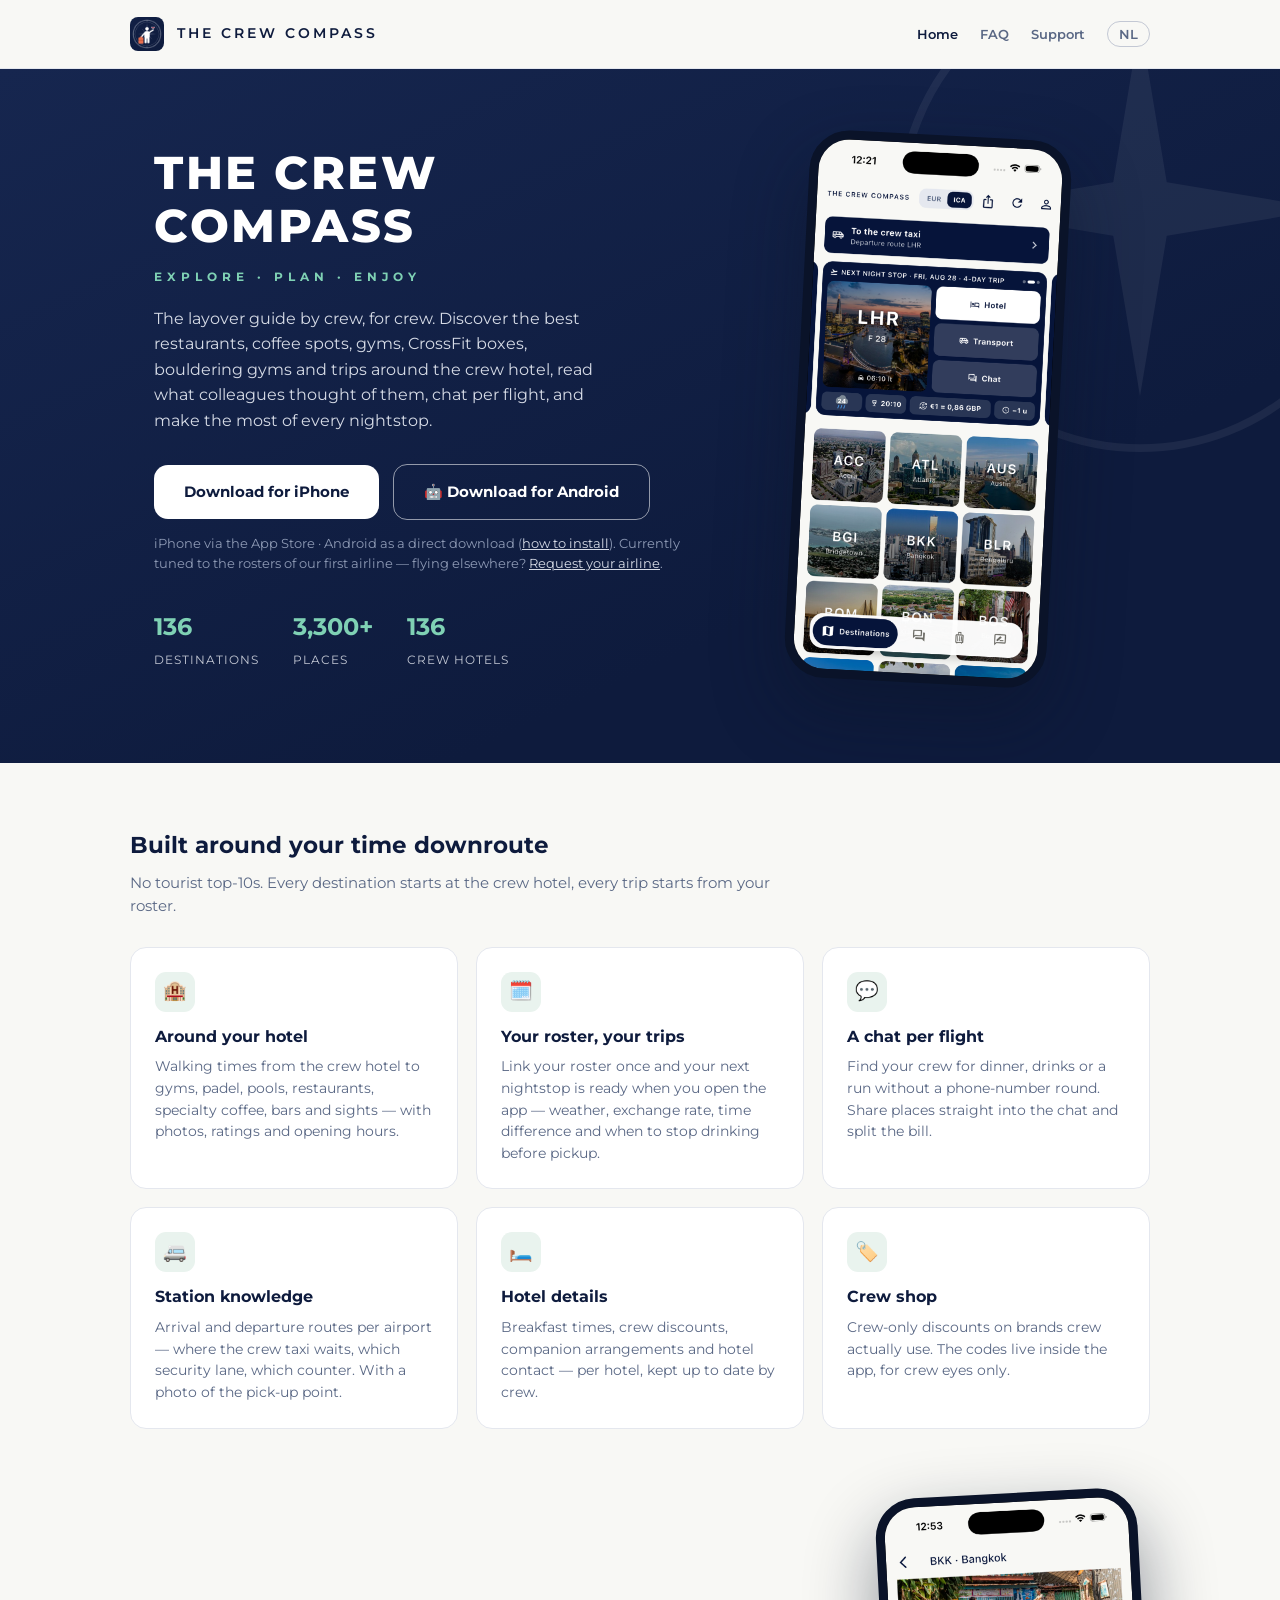
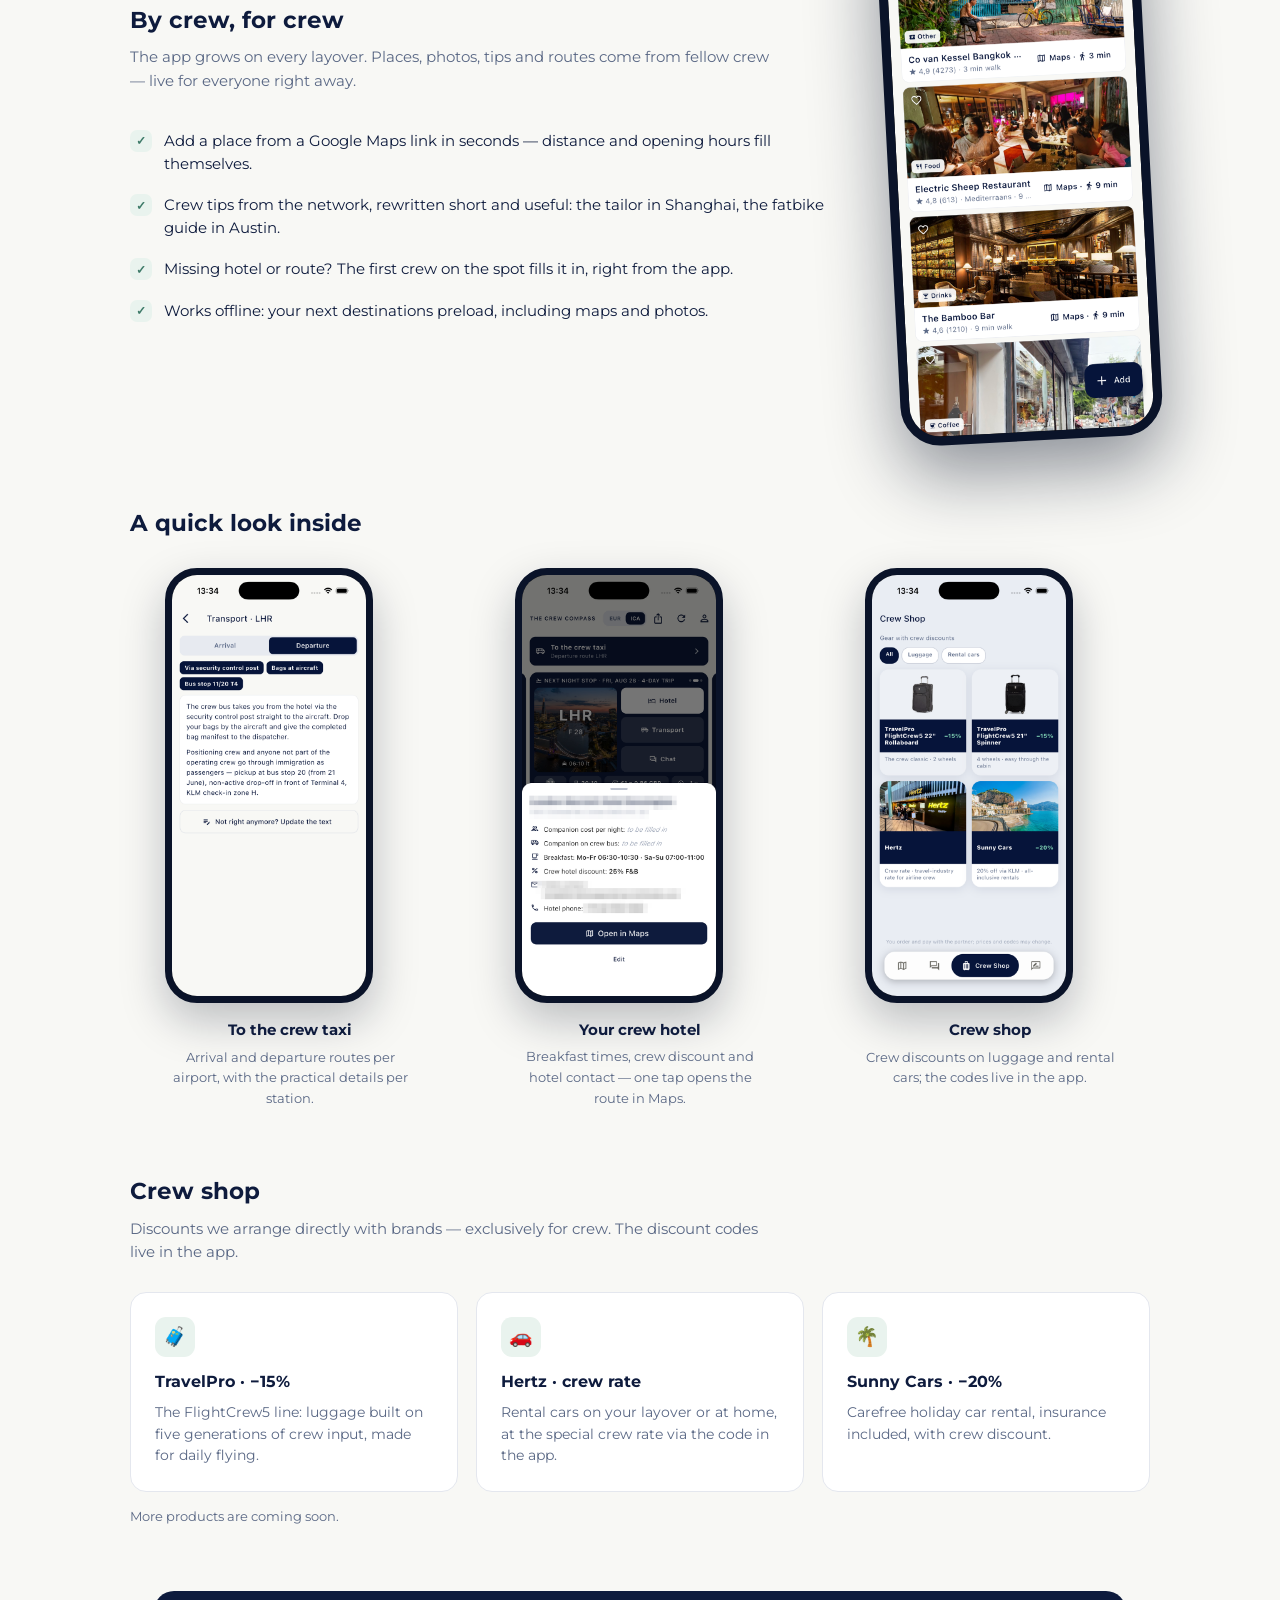
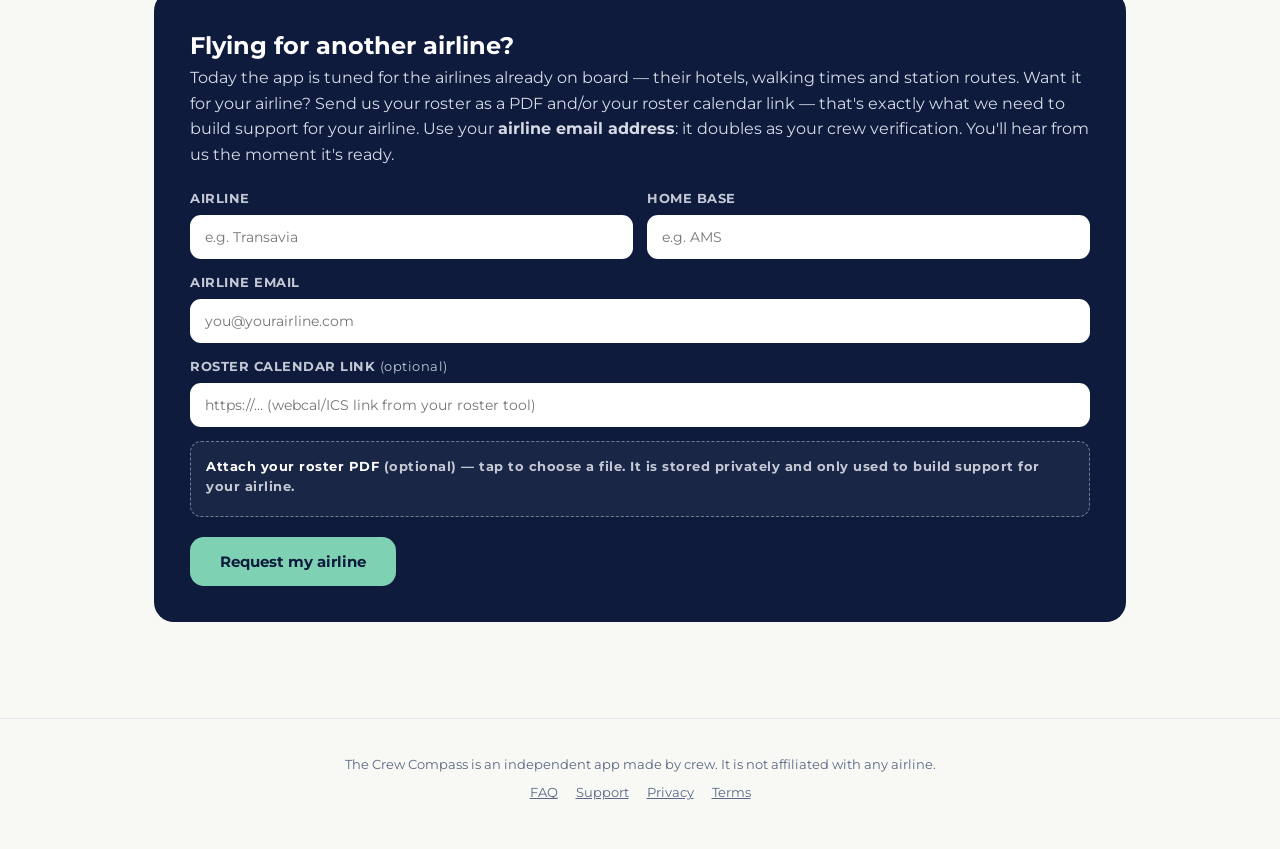
<file: index.html>
<!doctype html><html lang="en"><head>
<meta charset="utf-8"><meta name="viewport" content="width=device-width,initial-scale=1">
<title>The Crew Compass — the layover guide by crew, for crew</title>
<meta name="description" content="The layover app by crew, for crew: gyms, restaurants, coffee and bars around your crew hotel, your next nightstop from your roster, and a chat per flight.">
<link href="https://fonts.googleapis.com/css2?family=Montserrat:wght@400;600;700;800&display=swap" rel="stylesheet">
<link rel="stylesheet" href="style.css">
<link rel="icon" href="assets/icon-180.png">
</head><body>
<header><div class="wrap nav">
  <img src="assets/icon-180.png" alt=""><a class="merk" href="./">THE CREW COMPASS</a>
  <nav><a class="aan" href="./">Home</a><a href="faq.html">FAQ</a><a href="support.html">Support</a><a class="taal" href="nl/">NL</a></nav>
</div></header>

<div class="hero">
<svg class="kompas" viewBox="0 0 100 100"><circle cx="50" cy="50" r="46" fill="none" stroke="#fff" stroke-width="1.5"/><polygon points="50,14 56,50 50,86 44,50" fill="#fff"/><polygon points="14,50 50,44 86,50 50,56" fill="#fff"/></svg>
<div class="wrap hgrid">
  <div>
    <h1>THE CREW<br>COMPASS</h1>
    <div class="tag">Explore · Plan · Enjoy</div>
    <p class="uitleg">The layover guide by crew, for crew. Discover the best restaurants, coffee spots, gyms, CrossFit boxes, bouldering gyms and trips around the crew hotel, read what colleagues thought of them, chat per flight, and make the most of every nightstop.</p>
    <a class="knop wit" href="https://apps.apple.com/app/id6797251870"> Download for iPhone</a>
    <a class="knop omlijnd" href="https://vroasksyawoqaxermchv.supabase.co/storage/v1/object/public/site/crewcompass.apk" style="margin-left:10px">🤖 Download for Android</a>
    <p style="color:#8E9AB5;font-size:12.5px;margin-top:14px">iPhone via the App Store · Android as a direct download (<a href="faq.html#android" style="color:#D6DBE6">how to install</a>). Currently tuned to the rosters of our first airline — flying elsewhere? <a href="#airlines" style="color:#D6DBE6">Request your airline</a>.</p>
    <div class="stats">
      <div><b>136</b><span>destinations</span></div>
      <div><b>3,300+</b><span>places</span></div>
      <div><b>136</b><span>crew hotels</span></div>
    </div>
  </div>
  <div class="phone"><img src="assets/phone-home.png" alt="The Crew Compass home screen"></div>
</div>
</div>

<div class="wrap sectie">
  <h2>Built around your time downroute</h2>
  <p class="sub">No tourist top-10s. Every destination starts at the crew hotel, every trip starts from your roster.</p>
  <div class="kaarten">
    <div class="kaart"><div class="ico">🏨</div><h3>Around your hotel</h3><p>Walking times from the crew hotel to gyms, padel, pools, restaurants, specialty coffee, bars and sights — with photos, ratings and opening hours.</p></div>
    <div class="kaart"><div class="ico">🗓️</div><h3>Your roster, your trips</h3><p>Link your roster once and your next nightstop is ready when you open the app — weather, exchange rate, time difference and when to stop drinking before pickup.</p></div>
    <div class="kaart"><div class="ico">💬</div><h3>A chat per flight</h3><p>Find your crew for dinner, drinks or a run without a phone-number round. Share places straight into the chat and split the bill.</p></div>
    <div class="kaart"><div class="ico">🚐</div><h3>Station knowledge</h3><p>Arrival and departure routes per airport — where the crew taxi waits, which security lane, which counter. With a photo of the pick-up point.</p></div>
    <div class="kaart"><div class="ico">🛏️</div><h3>Hotel details</h3><p>Breakfast times, crew discounts, companion arrangements and hotel contact — per hotel, kept up to date by crew.</p></div>
    <div class="kaart"><div class="ico">🏷️</div><h3>Crew shop</h3><p>Crew-only discounts on brands crew actually use. The codes live inside the app, for crew eyes only.</p></div>
  </div>
</div>

<div class="wrap sectie" style="padding-top:0">
  <div class="duo">
    <div>
      <h2>By crew, for crew</h2>
      <p class="sub">The app grows on every layover. Places, photos, tips and routes come from fellow crew — live for everyone right away.</p>
      <ul class="punten">
        <li>Add a place from a Google Maps link in seconds — distance and opening hours fill themselves.</li>
        <li>Crew tips from the network, rewritten short and useful: the tailor in Shanghai, the fatbike guide in Austin.</li>
        <li>Missing hotel or route? The first crew on the spot fills it in, right from the app.</li>
        <li>Works offline: your next destinations preload, including maps and photos.</li>
      </ul>
    </div>
    <div class="phone"><img src="assets/phone-dest.png" alt="Destination screen"></div>
  </div>
</div>

<div class="wrap sectie" style="padding-top:0">
  <h2>A quick look inside</h2>
  <div class="tour" style="margin-top:26px">
    <div><div class="phone"><img src="assets/phone-transport.png" alt="Transport route"></div>
      <h3>To the crew taxi</h3><p>Arrival and departure routes per airport, with the practical details per station.</p></div>
    <div><div class="phone"><img src="assets/phone-hotel.png" alt="Hotel details"></div>
      <h3>Your crew hotel</h3><p>Breakfast times, crew discount and hotel contact — one tap opens the route in Maps.</p></div>
    <div><div class="phone"><img src="assets/phone-shop.png" alt="Crew shop"></div>
      <h3>Crew shop</h3><p>Crew discounts on luggage and rental cars; the codes live in the app.</p></div>
  </div>
</div>

<div class="wrap sectie" style="padding-top:0">
  <h2>Crew shop</h2>
  <p class="sub">Discounts we arrange directly with brands — exclusively for crew. The discount codes live in the app.</p>
  <div class="kaarten">
    <div class="kaart"><div class="ico">🧳</div><h3>TravelPro · −15%</h3><p>The FlightCrew5 line: luggage built on five generations of crew input, made for daily flying.</p></div>
    <div class="kaart"><div class="ico">🚗</div><h3>Hertz · crew rate</h3><p>Rental cars on your layover or at home, at the special crew rate via the code in the app.</p></div>
    <div class="kaart"><div class="ico">🌴</div><h3>Sunny Cars · −20%</h3><p>Carefree holiday car rental, insurance included, with crew discount.</p></div>
  </div>
  <p style="font-size:13px;color:var(--grey);margin-top:14px">More products are coming soon.</p>
</div>

<div class="wrap" style="padding-bottom:76px" id="airlines">
  <div class="aanvraag">
    <h2>Flying for another airline?</h2>
    <p class="sub">Today the app is tuned for the airlines already on board — their hotels, walking times and station routes. Want it for your airline? Send us your roster as a PDF and/or your roster calendar link — that's exactly what we need to build support for your airline. Use your <b>airline email address</b>: it doubles as your crew verification. You'll hear from us the moment it's ready.</p>
    <form id="aanvraag" onsubmit="stuurAanvraag(this);return false">
      <div><label>AIRLINE</label><input type="text" name="airline" required placeholder="e.g. Transavia"></div>
      <div><label>HOME BASE</label><input type="text" name="base" placeholder="e.g. AMS"></div>
      <div class="vol"><label>AIRLINE EMAIL</label><input type="email" name="email" required oninput="checkMailHint(this)" placeholder="you@yourairline.com">
      <p id="mail-hint" style="display:none;color:#A8C8F0;font-size:12.5px;margin-top:6px">Tip: your airline email doubles as crew verification — it saves a step later. A private address works too.</p></div>
      <div class="vol"><label>ROSTER CALENDAR LINK <span style="font-weight:400">(optional)</span></label><input type="url" name="calendar_url" placeholder="https://… (webcal/ICS link from your roster tool)"></div>
      <div class="vol"><label class="upload"><input type="file" name="roster" accept="application/pdf" onchange="this.parentNode.querySelector('span').textContent=this.files[0]?this.files[0].name:''">
        <b>Attach your roster PDF</b> (optional) — tap to choose a file. It is stored privately and only used to build support for your airline. <span style="display:block;margin-top:4px;font-weight:700"></span></label></div>
      <div class="vol"><button class="knop mint">Request my airline</button></div>
    </form>
    <p id="aanvraag-ok" class="ok" style="display:none">Thanks — we've got everything we need. You'll hear from us!</p>
    <p id="aanvraag-fout" class="ok" style="display:none;color:#F0A8A8">Something went wrong — please try again, or email support@thecrewcompass.app</p>
  </div>
</div>

<script>
const vrijeMail=['gmail.','googlemail.','hotmail.','outlook.','live.','msn.','yahoo.','icloud.com','me.com','mac.com','proton.me','protonmail.','gmx.','web.de','aol.','mail.com','ziggo.nl','kpnmail.nl','planet.nl','hetnet.nl','casema.nl','telfort.nl','xs4all.nl','quicknet.nl','upcmail.nl','home.nl'];
function checkMailHint(veld){
  const dom=(veld.value.trim().toLowerCase().split('@')[1]||'');
  document.getElementById('mail-hint').style.display=
    dom && vrijeMail.some(v=>dom.startsWith(v))?'block':'none';
}
async function stuurAanvraag(f){
  const B='https://vroasksyawoqaxermchv.supabase.co';
  const K='sb_publishable_Uhpr_yj84ypsMRlxxBfMHw_wcVmSM0g';
  const knop=f.querySelector('button');knop.disabled=true;knop.textContent='Sending…';
  try{
    let rosterPath=null;
    const file=f.roster.files[0];
    if(file){
      if(file.size>10*1024*1024) throw new Error('te groot');
      rosterPath=crypto.randomUUID()+'.pdf';
      const up=await fetch(B+'/storage/v1/object/airline-uploads/'+rosterPath,{method:'POST',
        headers:{'apikey':K,'Authorization':'Bearer '+K,'Content-Type':'application/pdf'},body:file});
      if(!up.ok) throw new Error('upload');
    }
    const rij={airline:f.airline.value,base:f.base.value||null,email:f.email.value,
      calendar_url:f.calendar_url.value||null,roster_path:rosterPath,
      locale:document.documentElement.lang};
    const r=await fetch(B+'/rest/v1/airline_requests',{method:'POST',
      headers:{'Content-Type':'application/json','apikey':K},body:JSON.stringify(rij)});
    if(!r.ok) throw new Error('insert');
    // melding naar support@ (alleen metadata, nooit het rooster zelf)
    fetch('https://formsubmit.co/ajax/support@thecrewcompass.app',{method:'POST',
      headers:{'Content-Type':'application/json'},
      body:JSON.stringify({_subject:'Nieuwe airline-aanvraag: '+rij.airline,
        airline:rij.airline,base:rij.base,email:rij.email,
        kalenderlink:rij.calendar_url||'-',roosterPdf:rosterPath?'ja, in Supabase':'nee'})}).catch(()=>{});
    f.style.display='none';document.getElementById('aanvraag-ok').style.display='block';
  }catch(e){
    document.getElementById('aanvraag-fout').style.display='block';
    knop.disabled=false;knop.textContent='Request my airline';
  }
  return false;
}
</script>

<footer><div class="wrap">
  The Crew Compass is an independent app made by crew. It is not affiliated with any airline.
  <div class="links"><a href="faq.html">FAQ</a><a href="support.html">Support</a><a href="privacy.html">Privacy</a><a href="terms.html">Terms</a></div>
</div></footer>
</body></html>
</file>
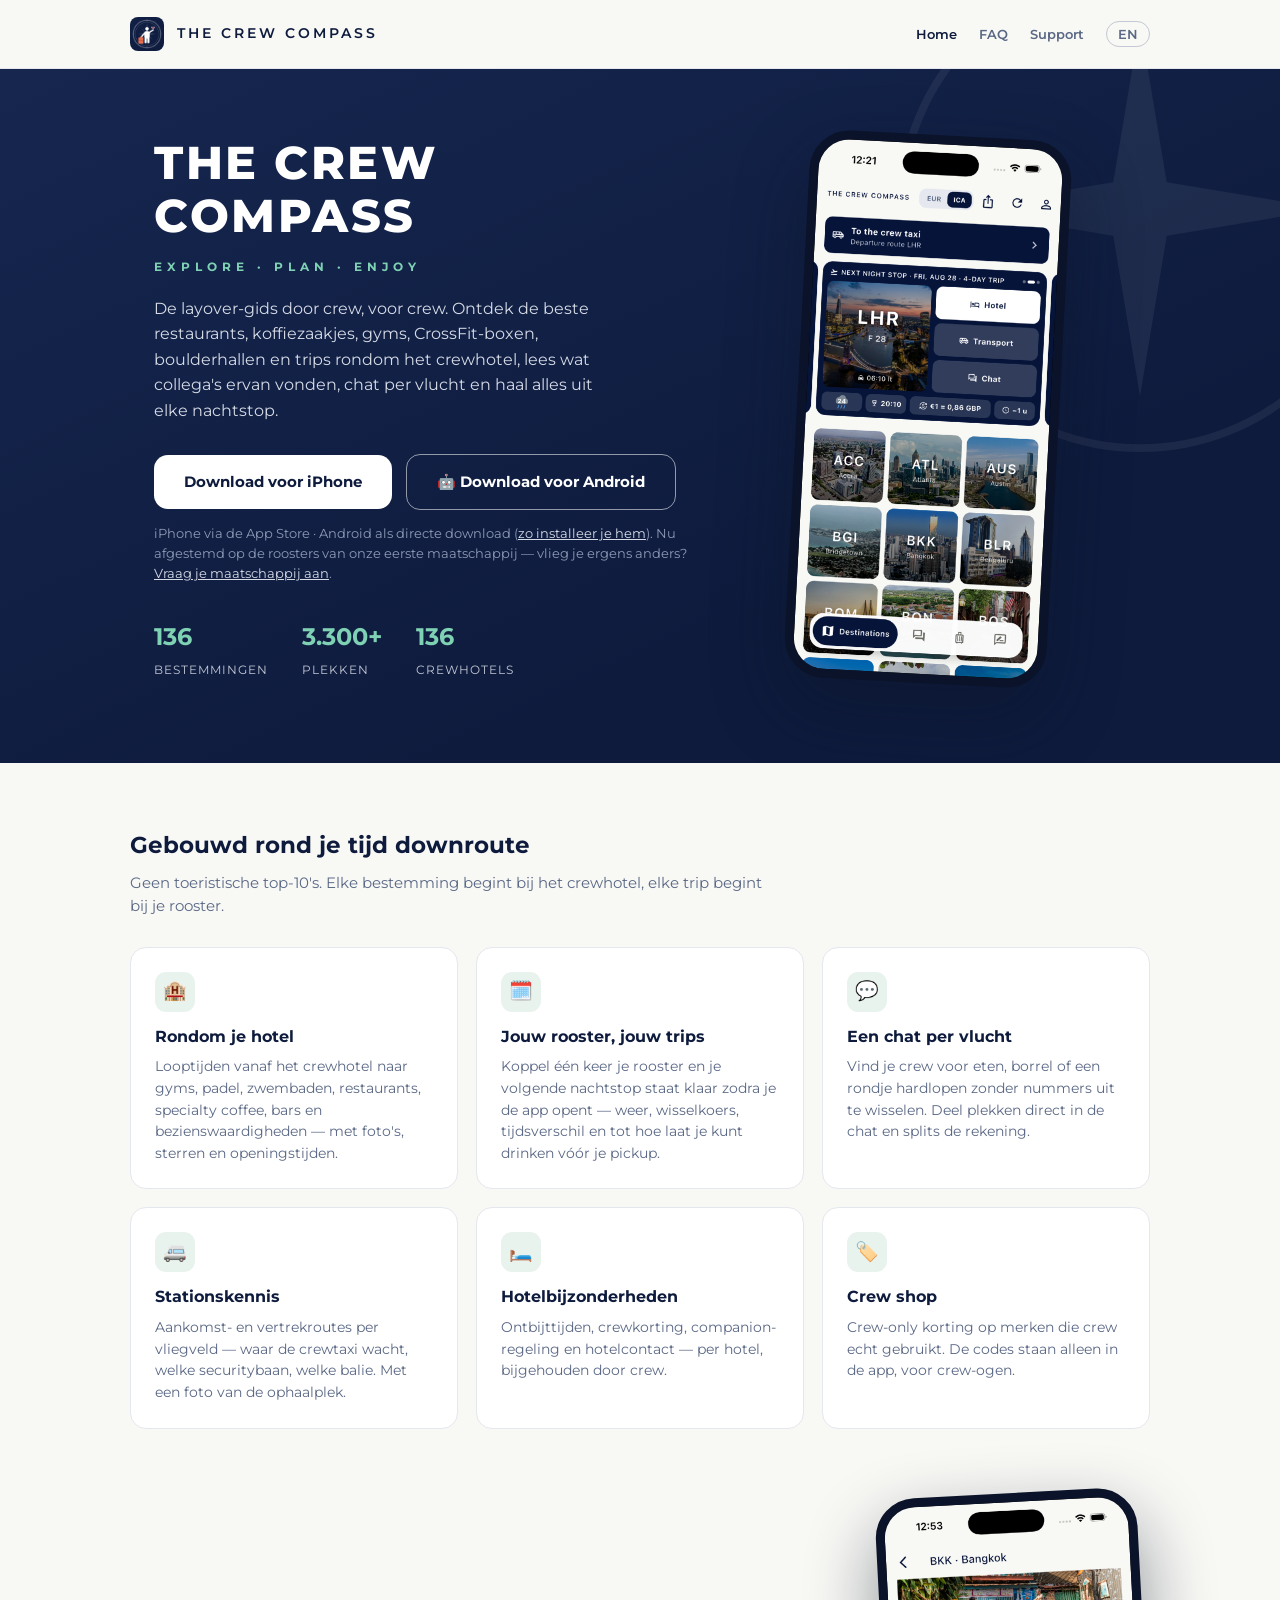
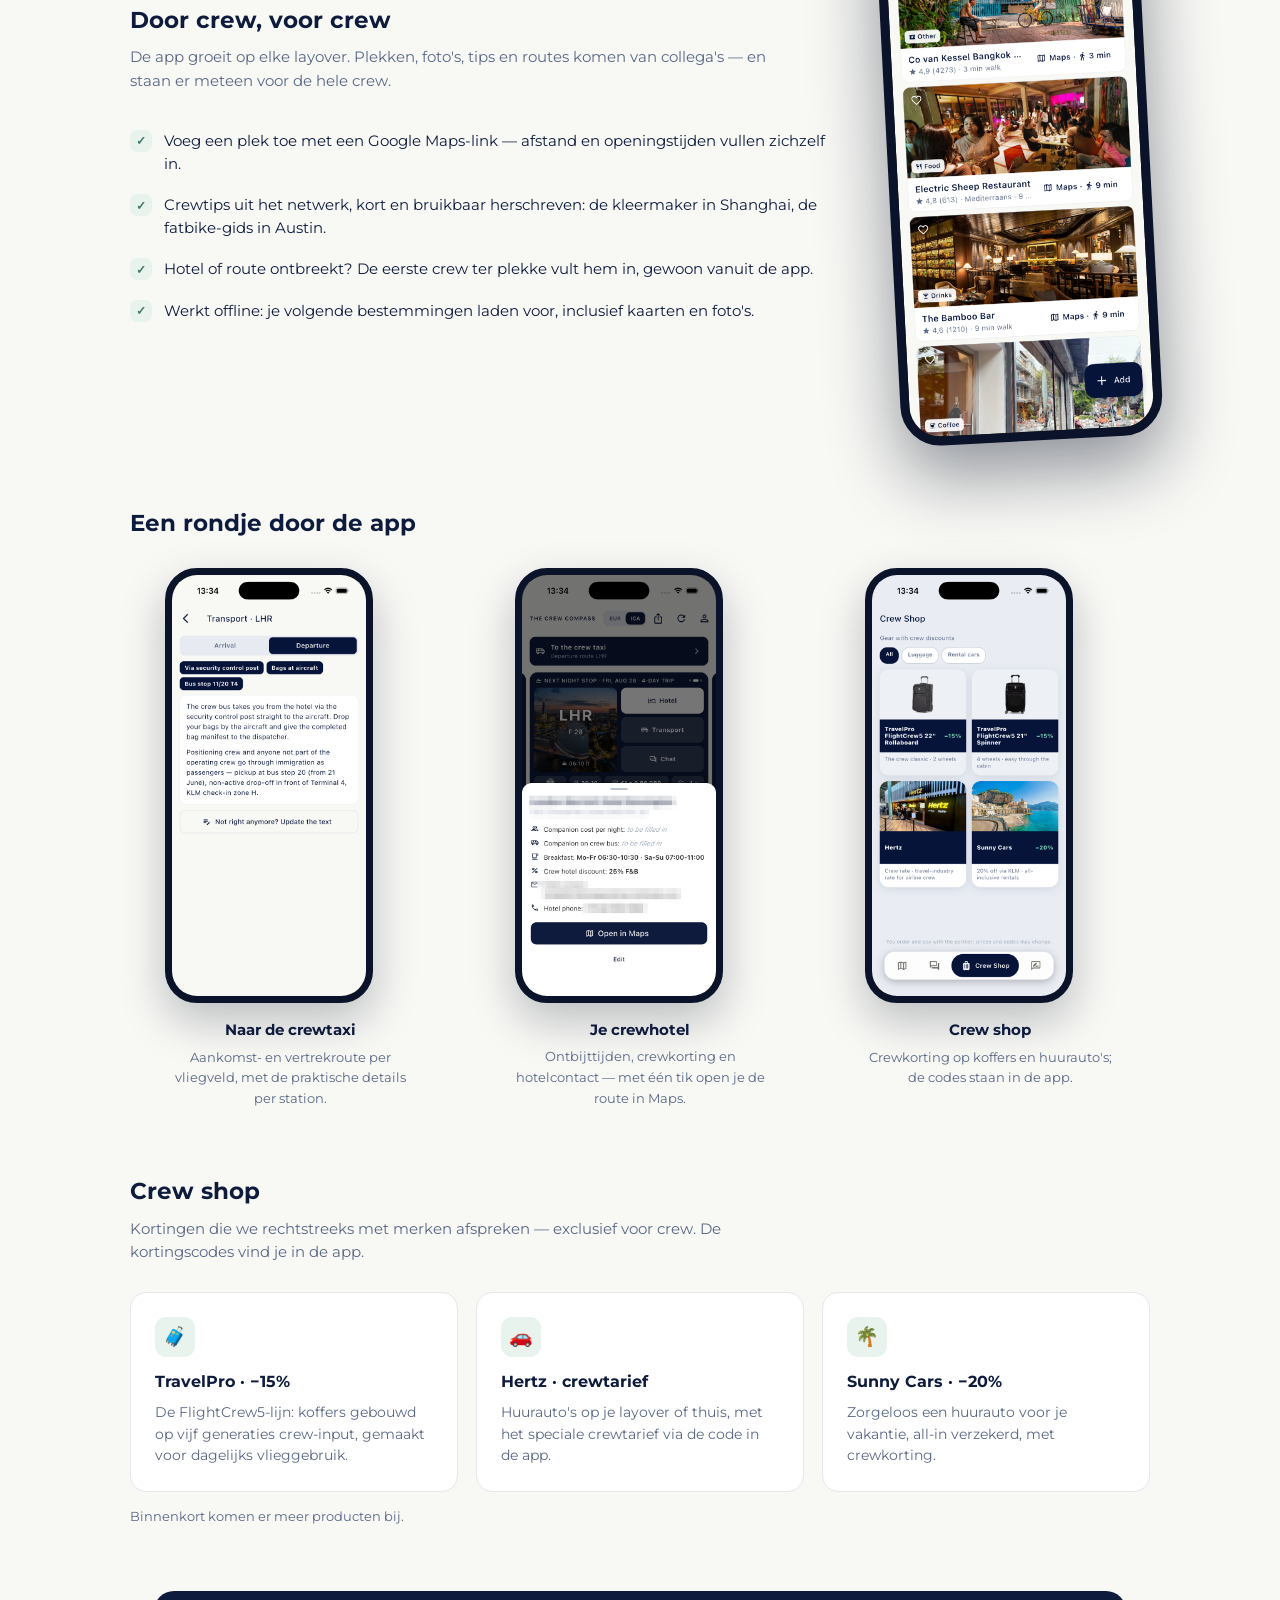
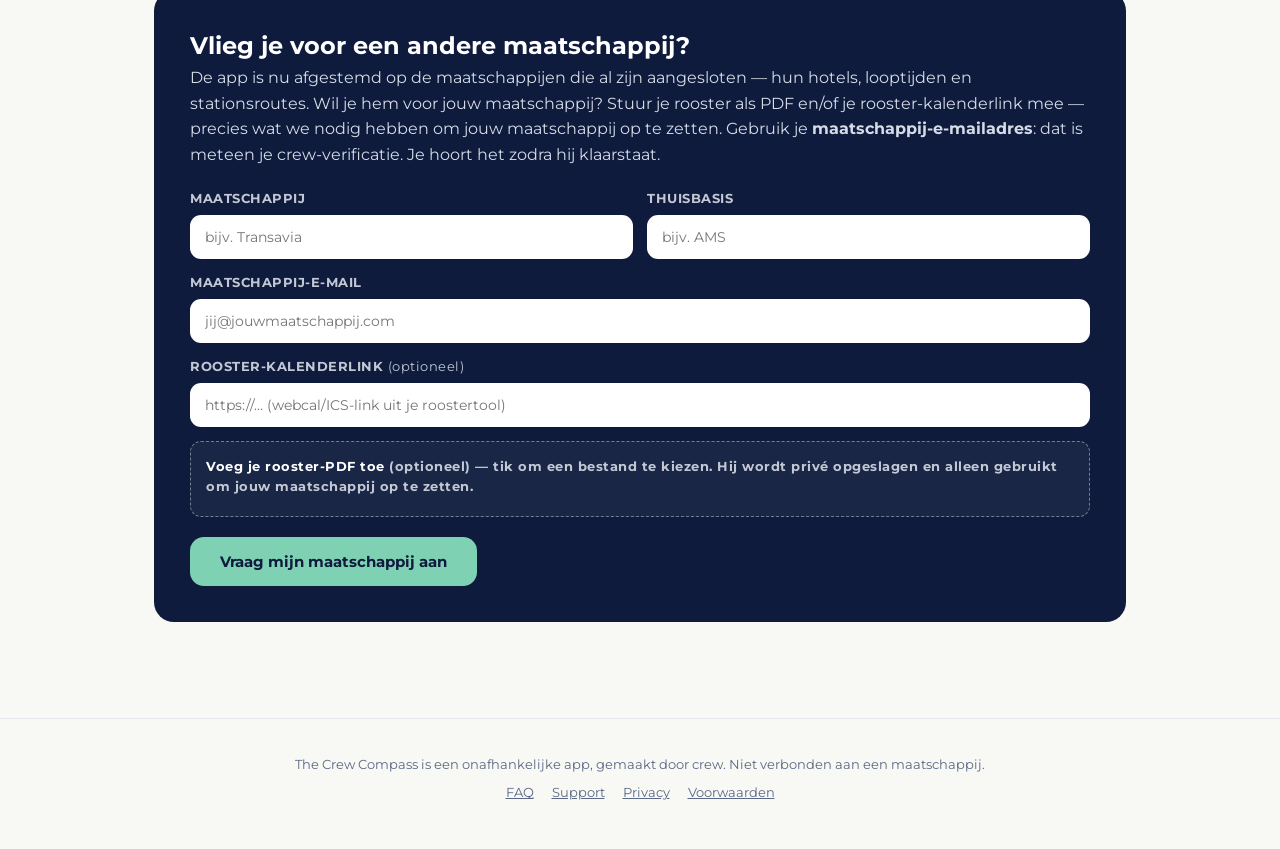
<file: nl/index.html>
<!doctype html><html lang="nl"><head>
<meta charset="utf-8"><meta name="viewport" content="width=device-width,initial-scale=1">
<title>The Crew Compass — de layover-gids door crew, voor crew</title>
<meta name="description" content="De layover-app door crew, voor crew: gyms, restaurants, koffie en bars rondom je crewhotel, je volgende nachtstop uit je rooster, en een chat per vlucht.">
<link href="https://fonts.googleapis.com/css2?family=Montserrat:wght@400;600;700;800&display=swap" rel="stylesheet">
<link rel="stylesheet" href="../style.css">
<link rel="icon" href="../assets/icon-180.png">
</head><body>
<header><div class="wrap nav">
  <img src="../assets/icon-180.png" alt=""><a class="merk" href="./">THE CREW COMPASS</a>
  <nav><a class="aan" href="./">Home</a><a href="faq.html">FAQ</a><a href="support.html">Support</a><a class="taal" href="../">EN</a></nav>
</div></header>

<div class="hero">
<svg class="kompas" viewBox="0 0 100 100"><circle cx="50" cy="50" r="46" fill="none" stroke="#fff" stroke-width="1.5"/><polygon points="50,14 56,50 50,86 44,50" fill="#fff"/><polygon points="14,50 50,44 86,50 50,56" fill="#fff"/></svg>
<div class="wrap hgrid">
  <div>
    <h1>THE CREW<br>COMPASS</h1>
    <div class="tag">Explore · Plan · Enjoy</div>
    <p class="uitleg">De layover-gids door crew, voor crew. Ontdek de beste restaurants, koffiezaakjes, gyms, CrossFit-boxen, boulderhallen en trips rondom het crewhotel, lees wat collega's ervan vonden, chat per vlucht en haal alles uit elke nachtstop.</p>
    <a class="knop wit" href="https://apps.apple.com/app/id6797251870"> Download voor iPhone</a>
    <a class="knop omlijnd" href="https://vroasksyawoqaxermchv.supabase.co/storage/v1/object/public/site/crewcompass.apk" style="margin-left:10px">🤖 Download voor Android</a>
    <p style="color:#8E9AB5;font-size:12.5px;margin-top:14px">iPhone via de App Store · Android als directe download (<a href="faq.html#android" style="color:#D6DBE6">zo installeer je hem</a>). Nu afgestemd op de roosters van onze eerste maatschappij — vlieg je ergens anders? <a href="#airlines" style="color:#D6DBE6">Vraag je maatschappij aan</a>.</p>
    <div class="stats">
      <div><b>136</b><span>bestemmingen</span></div>
      <div><b>3.300+</b><span>plekken</span></div>
      <div><b>136</b><span>crewhotels</span></div>
    </div>
  </div>
  <div class="phone"><img src="../assets/phone-home.png" alt="The Crew Compass beginscherm"></div>
</div>
</div>

<div class="wrap sectie">
  <h2>Gebouwd rond je tijd downroute</h2>
  <p class="sub">Geen toeristische top-10's. Elke bestemming begint bij het crewhotel, elke trip begint bij je rooster.</p>
  <div class="kaarten">
    <div class="kaart"><div class="ico">🏨</div><h3>Rondom je hotel</h3><p>Looptijden vanaf het crewhotel naar gyms, padel, zwembaden, restaurants, specialty coffee, bars en bezienswaardigheden — met foto's, sterren en openingstijden.</p></div>
    <div class="kaart"><div class="ico">🗓️</div><h3>Jouw rooster, jouw trips</h3><p>Koppel één keer je rooster en je volgende nachtstop staat klaar zodra je de app opent — weer, wisselkoers, tijdsverschil en tot hoe laat je kunt drinken vóór je pickup.</p></div>
    <div class="kaart"><div class="ico">💬</div><h3>Een chat per vlucht</h3><p>Vind je crew voor eten, borrel of een rondje hardlopen zonder nummers uit te wisselen. Deel plekken direct in de chat en splits de rekening.</p></div>
    <div class="kaart"><div class="ico">🚐</div><h3>Stationskennis</h3><p>Aankomst- en vertrekroutes per vliegveld — waar de crewtaxi wacht, welke securitybaan, welke balie. Met een foto van de ophaalplek.</p></div>
    <div class="kaart"><div class="ico">🛏️</div><h3>Hotelbijzonderheden</h3><p>Ontbijttijden, crewkorting, companion-regeling en hotelcontact — per hotel, bijgehouden door crew.</p></div>
    <div class="kaart"><div class="ico">🏷️</div><h3>Crew shop</h3><p>Crew-only korting op merken die crew echt gebruikt. De codes staan alleen in de app, voor crew-ogen.</p></div>
  </div>
</div>

<div class="wrap sectie" style="padding-top:0">
  <div class="duo">
    <div>
      <h2>Door crew, voor crew</h2>
      <p class="sub">De app groeit op elke layover. Plekken, foto's, tips en routes komen van collega's — en staan er meteen voor de hele crew.</p>
      <ul class="punten">
        <li>Voeg een plek toe met een Google Maps-link — afstand en openingstijden vullen zichzelf in.</li>
        <li>Crewtips uit het netwerk, kort en bruikbaar herschreven: de kleermaker in Shanghai, de fatbike-gids in Austin.</li>
        <li>Hotel of route ontbreekt? De eerste crew ter plekke vult hem in, gewoon vanuit de app.</li>
        <li>Werkt offline: je volgende bestemmingen laden voor, inclusief kaarten en foto's.</li>
      </ul>
    </div>
    <div class="phone"><img src="../assets/phone-dest.png" alt="Bestemmingsscherm"></div>
  </div>
</div>

<div class="wrap sectie" style="padding-top:0">
  <h2>Een rondje door de app</h2>
  <div class="tour" style="margin-top:26px">
    <div><div class="phone"><img src="../assets/phone-transport.png" alt="Transportroute"></div>
      <h3>Naar de crewtaxi</h3><p>Aankomst- en vertrekroute per vliegveld, met de praktische details per station.</p></div>
    <div><div class="phone"><img src="../assets/phone-hotel.png" alt="Hotelbijzonderheden"></div>
      <h3>Je crewhotel</h3><p>Ontbijttijden, crewkorting en hotelcontact — met één tik open je de route in Maps.</p></div>
    <div><div class="phone"><img src="../assets/phone-shop.png" alt="Crew shop"></div>
      <h3>Crew shop</h3><p>Crewkorting op koffers en huurauto's; de codes staan in de app.</p></div>
  </div>
</div>

<div class="wrap sectie" style="padding-top:0">
  <h2>Crew shop</h2>
  <p class="sub">Kortingen die we rechtstreeks met merken afspreken — exclusief voor crew. De kortingscodes vind je in de app.</p>
  <div class="kaarten">
    <div class="kaart"><div class="ico">🧳</div><h3>TravelPro · −15%</h3><p>De FlightCrew5-lijn: koffers gebouwd op vijf generaties crew-input, gemaakt voor dagelijks vlieggebruik.</p></div>
    <div class="kaart"><div class="ico">🚗</div><h3>Hertz · crewtarief</h3><p>Huurauto's op je layover of thuis, met het speciale crewtarief via de code in de app.</p></div>
    <div class="kaart"><div class="ico">🌴</div><h3>Sunny Cars · −20%</h3><p>Zorgeloos een huurauto voor je vakantie, all-in verzekerd, met crewkorting.</p></div>
  </div>
  <p style="font-size:13px;color:var(--grey);margin-top:14px">Binnenkort komen er meer producten bij.</p>
</div>

<div class="wrap" style="padding-bottom:76px" id="airlines">
  <div class="aanvraag">
    <h2>Vlieg je voor een andere maatschappij?</h2>
    <p class="sub">De app is nu afgestemd op de maatschappijen die al zijn aangesloten — hun hotels, looptijden en stationsroutes. Wil je hem voor jouw maatschappij? Stuur je rooster als PDF en/of je rooster-kalenderlink mee — precies wat we nodig hebben om jouw maatschappij op te zetten. Gebruik je <b>maatschappij-e-mailadres</b>: dat is meteen je crew-verificatie. Je hoort het zodra hij klaarstaat.</p>
    <form id="aanvraag" onsubmit="stuurAanvraag(this);return false">
      <div><label>MAATSCHAPPIJ</label><input type="text" name="airline" required placeholder="bijv. Transavia"></div>
      <div><label>THUISBASIS</label><input type="text" name="base" placeholder="bijv. AMS"></div>
      <div class="vol"><label>MAATSCHAPPIJ-E-MAIL</label><input type="email" name="email" required oninput="checkMailHint(this)" placeholder="jij@jouwmaatschappij.com">
      <p id="mail-hint" style="display:none;color:#A8C8F0;font-size:12.5px;margin-top:6px">Tip: je maatschappij-adres geldt meteen als crew-verificatie — dat scheelt straks een stap. Een privéadres mag ook.</p></div>
      <div class="vol"><label>ROOSTER-KALENDERLINK <span style="font-weight:400">(optioneel)</span></label><input type="url" name="calendar_url" placeholder="https://… (webcal/ICS-link uit je roostertool)"></div>
      <div class="vol"><label class="upload"><input type="file" name="roster" accept="application/pdf" onchange="this.parentNode.querySelector('span').textContent=this.files[0]?this.files[0].name:''">
        <b>Voeg je rooster-PDF toe</b> (optioneel) — tik om een bestand te kiezen. Hij wordt privé opgeslagen en alleen gebruikt om jouw maatschappij op te zetten. <span style="display:block;margin-top:4px;font-weight:700"></span></label></div>
      <div class="vol"><button class="knop mint">Vraag mijn maatschappij aan</button></div>
    </form>
    <p id="aanvraag-ok" class="ok" style="display:none">Dank — we hebben alles wat we nodig hebben. Je hoort van ons!</p>
    <p id="aanvraag-fout" class="ok" style="display:none;color:#F0A8A8">Er ging iets mis — probeer het nog eens, of mail support@thecrewcompass.app</p>
  </div>
</div>

<script>
const vrijeMail=['gmail.','googlemail.','hotmail.','outlook.','live.','msn.','yahoo.','icloud.com','me.com','mac.com','proton.me','protonmail.','gmx.','web.de','aol.','mail.com','ziggo.nl','kpnmail.nl','planet.nl','hetnet.nl','casema.nl','telfort.nl','xs4all.nl','quicknet.nl','upcmail.nl','home.nl'];
function checkMailHint(veld){
  const dom=(veld.value.trim().toLowerCase().split('@')[1]||'');
  document.getElementById('mail-hint').style.display=
    dom && vrijeMail.some(v=>dom.startsWith(v))?'block':'none';
}
async function stuurAanvraag(f){
  const B='https://vroasksyawoqaxermchv.supabase.co';
  const K='sb_publishable_Uhpr_yj84ypsMRlxxBfMHw_wcVmSM0g';
  const knop=f.querySelector('button');knop.disabled=true;knop.textContent='Versturen…';
  try{
    let rosterPath=null;
    const file=f.roster.files[0];
    if(file){
      if(file.size>10*1024*1024) throw new Error('te groot');
      rosterPath=crypto.randomUUID()+'.pdf';
      const up=await fetch(B+'/storage/v1/object/airline-uploads/'+rosterPath,{method:'POST',
        headers:{'apikey':K,'Authorization':'Bearer '+K,'Content-Type':'application/pdf'},body:file});
      if(!up.ok) throw new Error('upload');
    }
    const rij={airline:f.airline.value,base:f.base.value||null,email:f.email.value,
      calendar_url:f.calendar_url.value||null,roster_path:rosterPath,
      locale:document.documentElement.lang};
    const r=await fetch(B+'/rest/v1/airline_requests',{method:'POST',
      headers:{'Content-Type':'application/json','apikey':K},body:JSON.stringify(rij)});
    if(!r.ok) throw new Error('insert');
    fetch('https://formsubmit.co/ajax/support@thecrewcompass.app',{method:'POST',
      headers:{'Content-Type':'application/json'},
      body:JSON.stringify({_subject:'Nieuwe airline-aanvraag: '+rij.airline,
        airline:rij.airline,base:rij.base,email:rij.email,
        kalenderlink:rij.calendar_url||'-',roosterPdf:rosterPath?'ja, in Supabase':'nee'})}).catch(()=>{});
    f.style.display='none';document.getElementById('aanvraag-ok').style.display='block';
  }catch(e){
    document.getElementById('aanvraag-fout').style.display='block';
    knop.disabled=false;knop.textContent='Vraag mijn maatschappij aan';
  }
  return false;
}
</script>

<footer><div class="wrap">
  The Crew Compass is een onafhankelijke app, gemaakt door crew. Niet verbonden aan een maatschappij.
  <div class="links"><a href="faq.html">FAQ</a><a href="support.html">Support</a><a href="privacy.html">Privacy</a><a href="terms.html">Voorwaarden</a></div>
</div></footer>
</body></html>
</file>
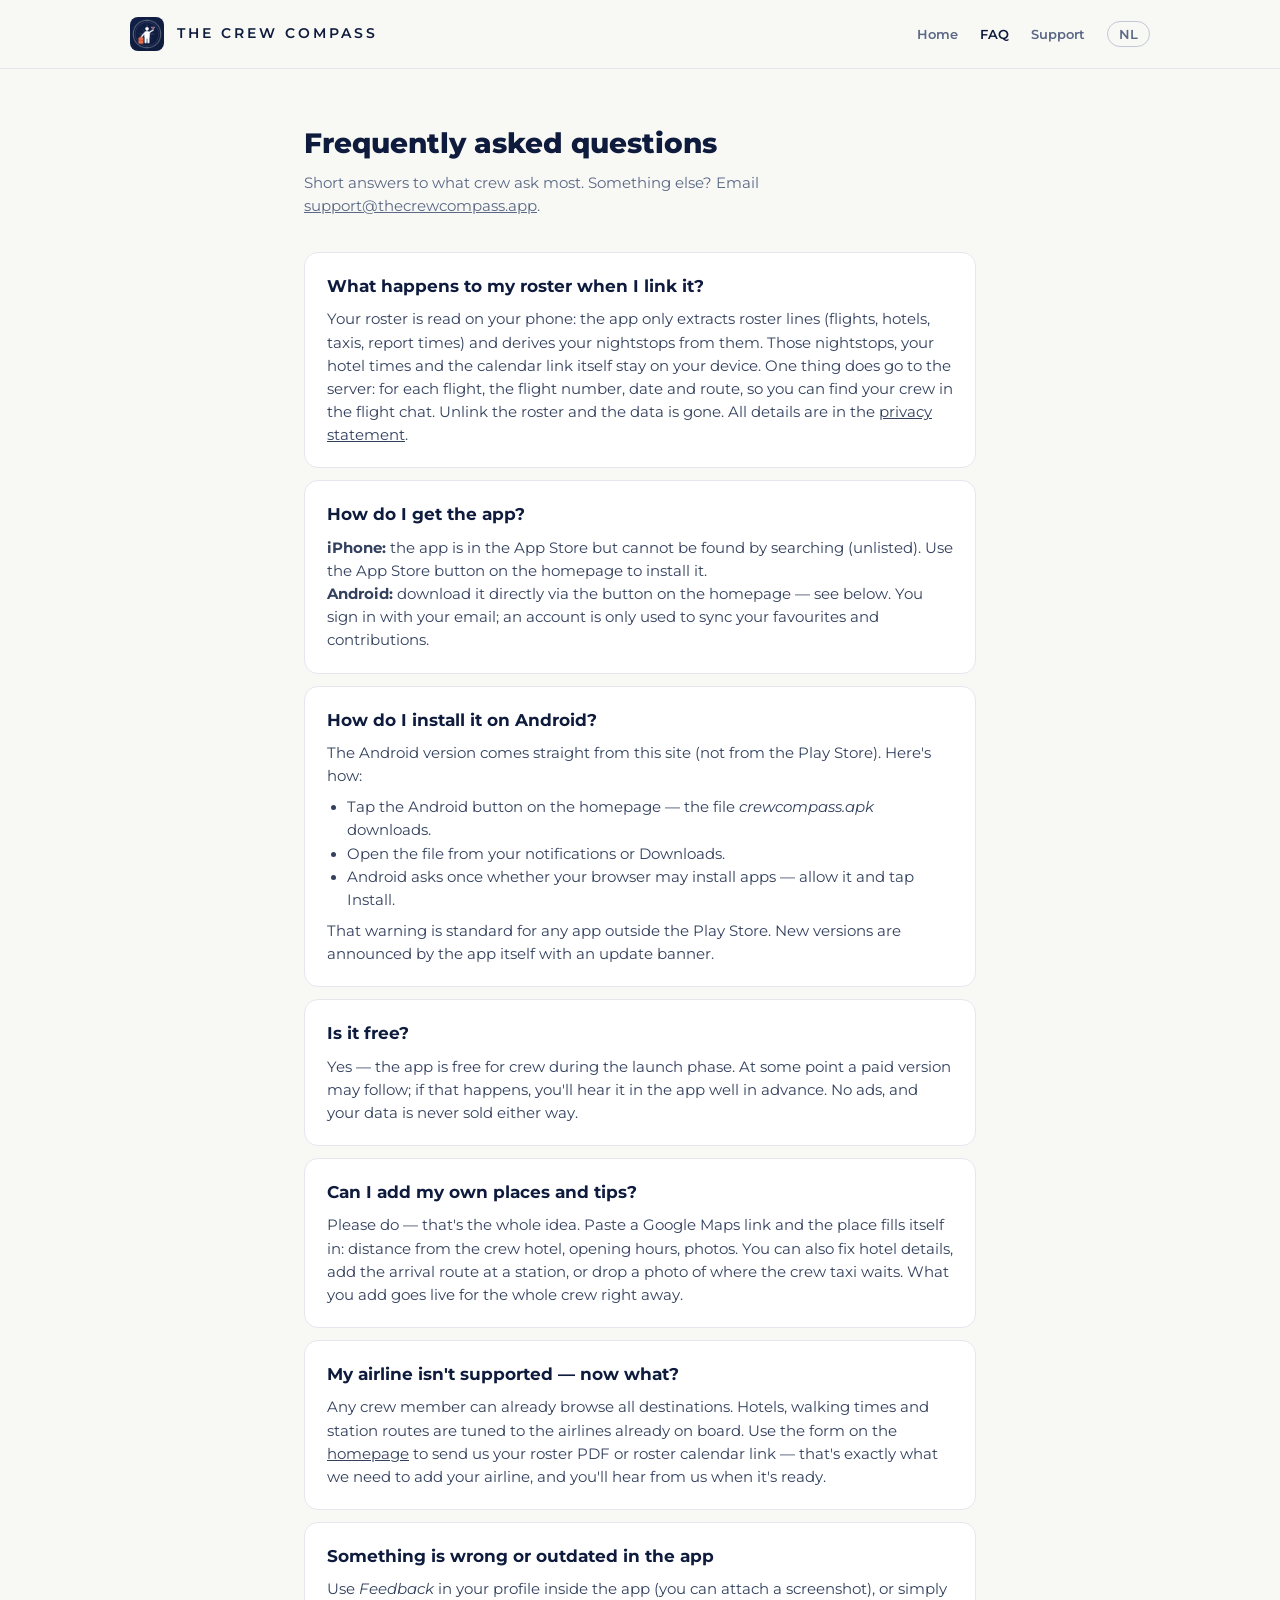
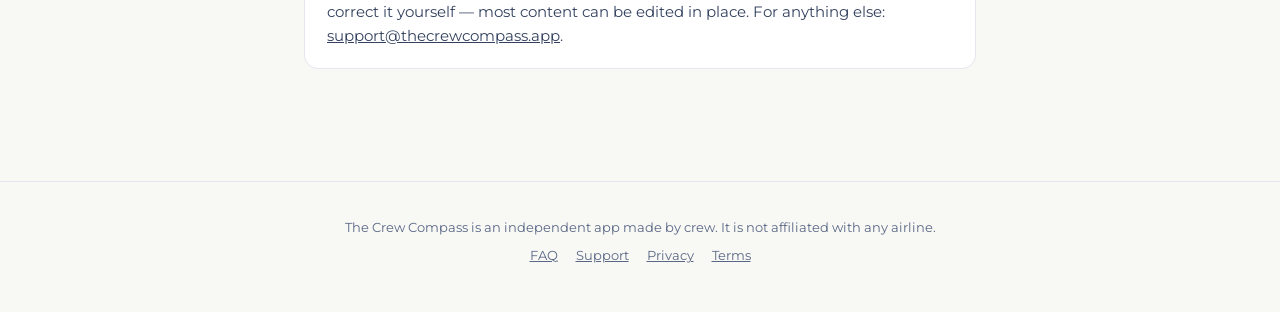
<file: faq.html>
<!doctype html><html lang="en"><head>
<meta charset="utf-8"><meta name="viewport" content="width=device-width,initial-scale=1">
<title>FAQ — The Crew Compass</title>
<link href="https://fonts.googleapis.com/css2?family=Montserrat:wght@400;600;700;800&display=swap" rel="stylesheet">
<link rel="stylesheet" href="style.css"><link rel="icon" href="assets/icon-180.png">
</head><body>
<header><div class="wrap nav">
  <img src="assets/icon-180.png" alt=""><a class="merk" href="./">THE CREW COMPASS</a>
  <nav><a href="./">Home</a><a class="aan" href="faq.html">FAQ</a><a href="support.html">Support</a><a class="taal" href="nl/faq.html">NL</a></nav>
</div></header>

<div class="tekst">
  <h1>Frequently asked questions</h1>
  <p class="intro">Short answers to what crew ask most. Something else? Email <a href="mailto:support@thecrewcompass.app">support@thecrewcompass.app</a>.</p>

  <div class="blok"><h2>What happens to my roster when I link it?</h2>
  <p>Your roster is read on your phone: the app only extracts roster lines (flights, hotels, taxis, report times) and derives your nightstops from them. Those nightstops, your hotel times and the calendar link itself stay on your device. One thing does go to the server: for each flight, the flight number, date and route, so you can find your crew in the flight chat. Unlink the roster and the data is gone. All details are in the <a href="privacy.html">privacy statement</a>.</p></div>

  <div class="blok"><h2>How do I get the app?</h2>
  <p><b>iPhone:</b> the app is in the App Store but cannot be found by searching (unlisted). Use the App Store button on the homepage to install it.<br><b>Android:</b> download it directly via the button on the homepage — see below. You sign in with your email; an account is only used to sync your favourites and contributions.</p></div>

  <div class="blok" id="android"><h2>How do I install it on Android?</h2>
  <p>The Android version comes straight from this site (not from the Play Store). Here's how:</p>
  <ul>
    <li>Tap the Android button on the homepage — the file <em>crewcompass.apk</em> downloads.</li>
    <li>Open the file from your notifications or Downloads.</li>
    <li>Android asks once whether your browser may install apps — allow it and tap Install.</li>
  </ul>
  <p>That warning is standard for any app outside the Play Store. New versions are announced by the app itself with an update banner.</p></div>

  <div class="blok"><h2>Is it free?</h2>
  <p>Yes — the app is free for crew during the launch phase. At some point a paid version may follow; if that happens, you'll hear it in the app well in advance. No ads, and your data is never sold either way.</p></div>

  <div class="blok"><h2>Can I add my own places and tips?</h2>
  <p>Please do — that's the whole idea. Paste a Google Maps link and the place fills itself in: distance from the crew hotel, opening hours, photos. You can also fix hotel details, add the arrival route at a station, or drop a photo of where the crew taxi waits. What you add goes live for the whole crew right away.</p></div>

  <div class="blok"><h2>My airline isn't supported — now what?</h2>
  <p>Any crew member can already browse all destinations. Hotels, walking times and station routes are tuned to the airlines already on board. Use the form on the <a href="./#airlines">homepage</a> to send us your roster PDF or roster calendar link — that's exactly what we need to add your airline, and you'll hear from us when it's ready.</p></div>

  <div class="blok"><h2>Something is wrong or outdated in the app</h2>
  <p>Use <em>Feedback</em> in your profile inside the app (you can attach a screenshot), or simply correct it yourself — most content can be edited in place. For anything else: <a href="mailto:support@thecrewcompass.app">support@thecrewcompass.app</a>.</p></div>
</div>

<footer><div class="wrap">
  The Crew Compass is an independent app made by crew. It is not affiliated with any airline.
  <div class="links"><a href="faq.html">FAQ</a><a href="support.html">Support</a><a href="privacy.html">Privacy</a><a href="terms.html">Terms</a></div>
</div></footer>
</body></html>
</file>
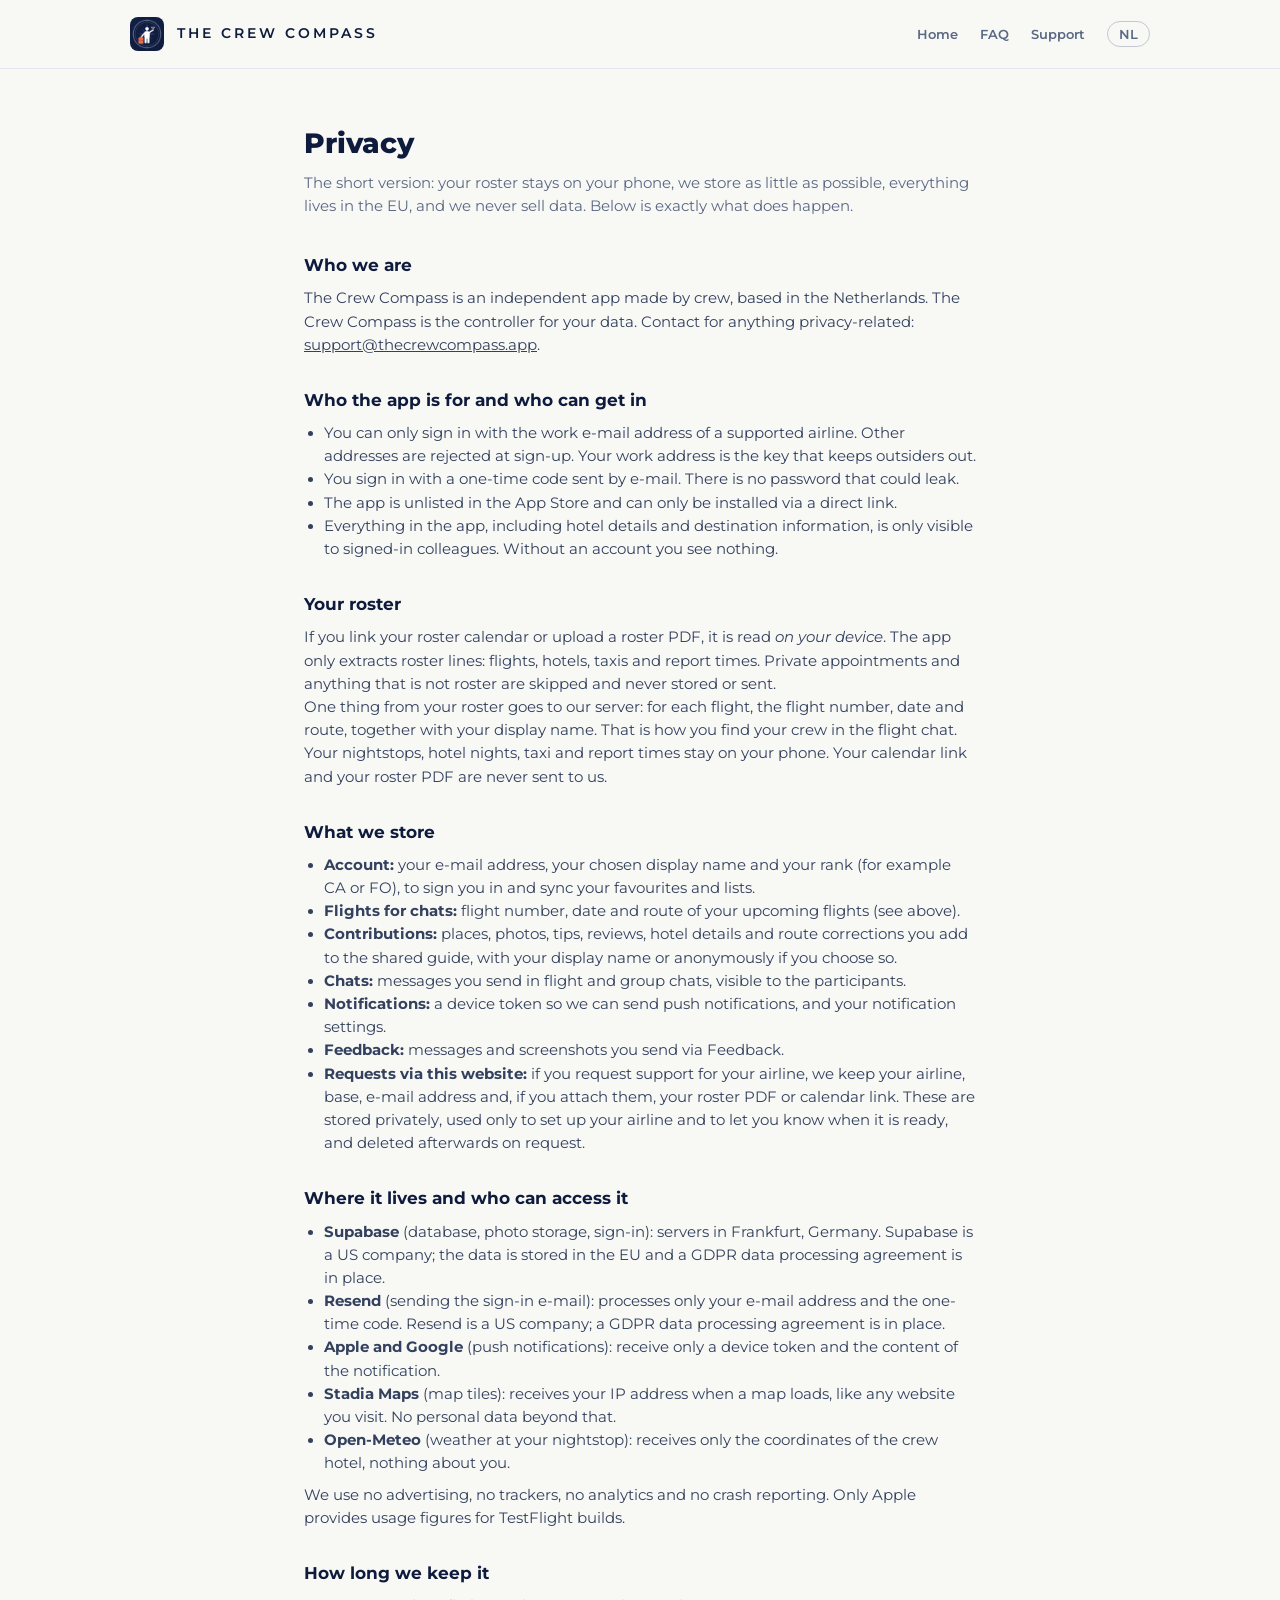
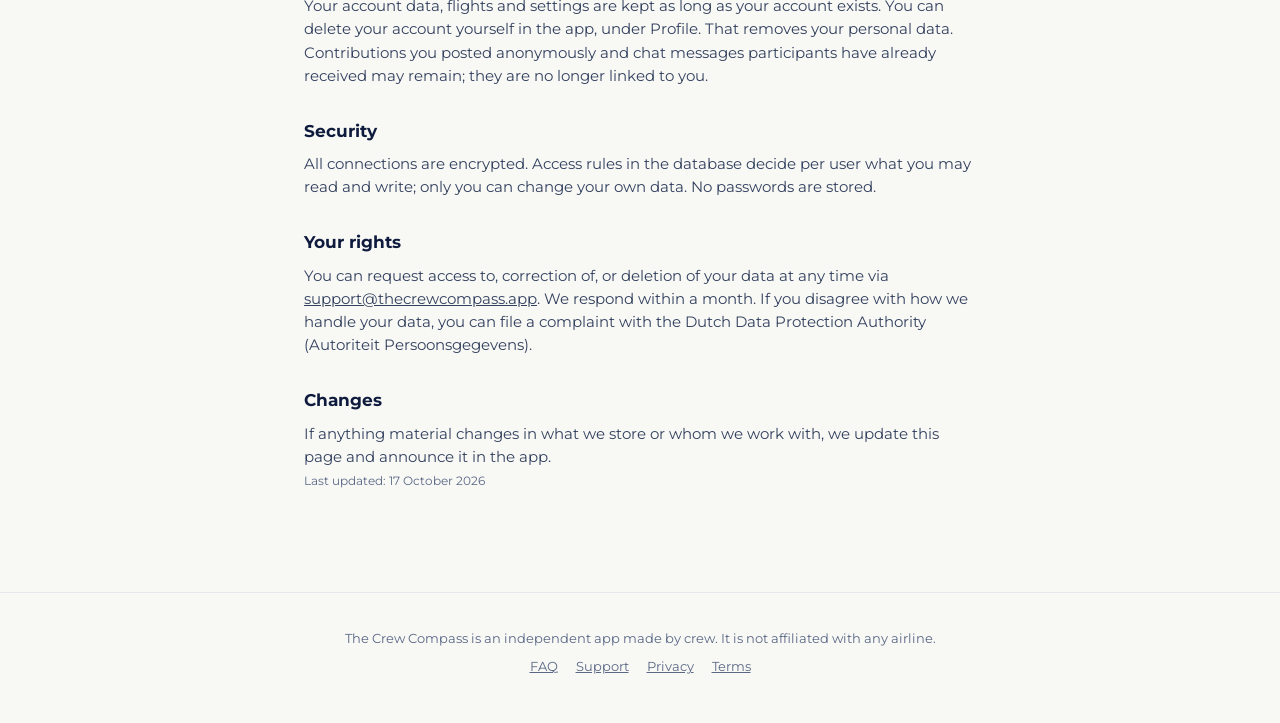
<file: privacy.html>
<!doctype html><html lang="en"><head>
<meta charset="utf-8"><meta name="viewport" content="width=device-width,initial-scale=1">
<title>Privacy — The Crew Compass</title>
<link href="https://fonts.googleapis.com/css2?family=Montserrat:wght@400;600;700;800&display=swap" rel="stylesheet">
<link rel="stylesheet" href="style.css"><link rel="icon" href="assets/icon-180.png">
</head><body>
<header><div class="wrap nav">
  <img src="assets/icon-180.png" alt=""><a class="merk" href="./">THE CREW COMPASS</a>
  <nav><a href="./">Home</a><a href="faq.html">FAQ</a><a href="support.html">Support</a><a class="taal" href="nl/privacy.html">NL</a></nav>
</div></header>

<div class="tekst">
  <h1>Privacy</h1>
  <p class="intro">The short version: your roster stays on your phone, we store as little as possible, everything lives in the EU, and we never sell data. Below is exactly what does happen.</p>

  <h2>Who we are</h2>
  <p>The Crew Compass is an independent app made by crew, based in the Netherlands. The Crew Compass is the controller for your data. Contact for anything privacy-related: <a href="mailto:support@thecrewcompass.app">support@thecrewcompass.app</a>.</p>

  <h2>Who the app is for and who can get in</h2>
  <ul>
    <li>You can only sign in with the work e-mail address of a supported airline. Other addresses are rejected at sign-up. Your work address is the key that keeps outsiders out.</li>
    <li>You sign in with a one-time code sent by e-mail. There is no password that could leak.</li>
    <li>The app is unlisted in the App Store and can only be installed via a direct link.</li>
    <li>Everything in the app, including hotel details and destination information, is only visible to signed-in colleagues. Without an account you see nothing.</li>
  </ul>

  <h2>Your roster</h2>
  <p>If you link your roster calendar or upload a roster PDF, it is read <em>on your device</em>. The app only extracts roster lines: flights, hotels, taxis and report times. Private appointments and anything that is not roster are skipped and never stored or sent.</p>
  <p>One thing from your roster goes to our server: for each flight, the flight number, date and route, together with your display name. That is how you find your crew in the flight chat. Your nightstops, hotel nights, taxi and report times stay on your phone. Your calendar link and your roster PDF are never sent to us.</p>

  <h2>What we store</h2>
  <ul>
    <li><b>Account:</b> your e-mail address, your chosen display name and your rank (for example CA or FO), to sign you in and sync your favourites and lists.</li>
    <li><b>Flights for chats:</b> flight number, date and route of your upcoming flights (see above).</li>
    <li><b>Contributions:</b> places, photos, tips, reviews, hotel details and route corrections you add to the shared guide, with your display name or anonymously if you choose so.</li>
    <li><b>Chats:</b> messages you send in flight and group chats, visible to the participants.</li>
    <li><b>Notifications:</b> a device token so we can send push notifications, and your notification settings.</li>
    <li><b>Feedback:</b> messages and screenshots you send via Feedback.</li>
    <li><b>Requests via this website:</b> if you request support for your airline, we keep your airline, base, e-mail address and, if you attach them, your roster PDF or calendar link. These are stored privately, used only to set up your airline and to let you know when it is ready, and deleted afterwards on request.</li>
  </ul>

  <h2>Where it lives and who can access it</h2>
  <ul>
    <li><b>Supabase</b> (database, photo storage, sign-in): servers in Frankfurt, Germany. Supabase is a US company; the data is stored in the EU and a GDPR data processing agreement is in place.</li>
    <li><b>Resend</b> (sending the sign-in e-mail): processes only your e-mail address and the one-time code. Resend is a US company; a GDPR data processing agreement is in place.</li>
    <li><b>Apple and Google</b> (push notifications): receive only a device token and the content of the notification.</li>
    <li><b>Stadia Maps</b> (map tiles): receives your IP address when a map loads, like any website you visit. No personal data beyond that.</li>
    <li><b>Open-Meteo</b> (weather at your nightstop): receives only the coordinates of the crew hotel, nothing about you.</li>
  </ul>
  <p>We use no advertising, no trackers, no analytics and no crash reporting. Only Apple provides usage figures for TestFlight builds.</p>

  <h2>How long we keep it</h2>
  <p>Your account data, flights and settings are kept as long as your account exists. You can delete your account yourself in the app, under Profile. That removes your personal data. Contributions you posted anonymously and chat messages participants have already received may remain; they are no longer linked to you.</p>

  <h2>Security</h2>
  <p>All connections are encrypted. Access rules in the database decide per user what you may read and write; only you can change your own data. No passwords are stored.</p>

  <h2>Your rights</h2>
  <p>You can request access to, correction of, or deletion of your data at any time via <a href="mailto:support@thecrewcompass.app">support@thecrewcompass.app</a>. We respond within a month. If you disagree with how we handle your data, you can file a complaint with the Dutch Data Protection Authority (Autoriteit Persoonsgegevens).</p>

  <h2>Changes</h2>
  <p>If anything material changes in what we store or whom we work with, we update this page and announce it in the app.</p>

  <p><small>Last updated: 17 October 2026</small></p>
</div>

<footer><div class="wrap">
  The Crew Compass is an independent app made by crew. It is not affiliated with any airline.
  <div class="links"><a href="faq.html">FAQ</a><a href="support.html">Support</a><a href="privacy.html">Privacy</a><a href="terms.html">Terms</a></div>
</div></footer>
</body></html>
</file>
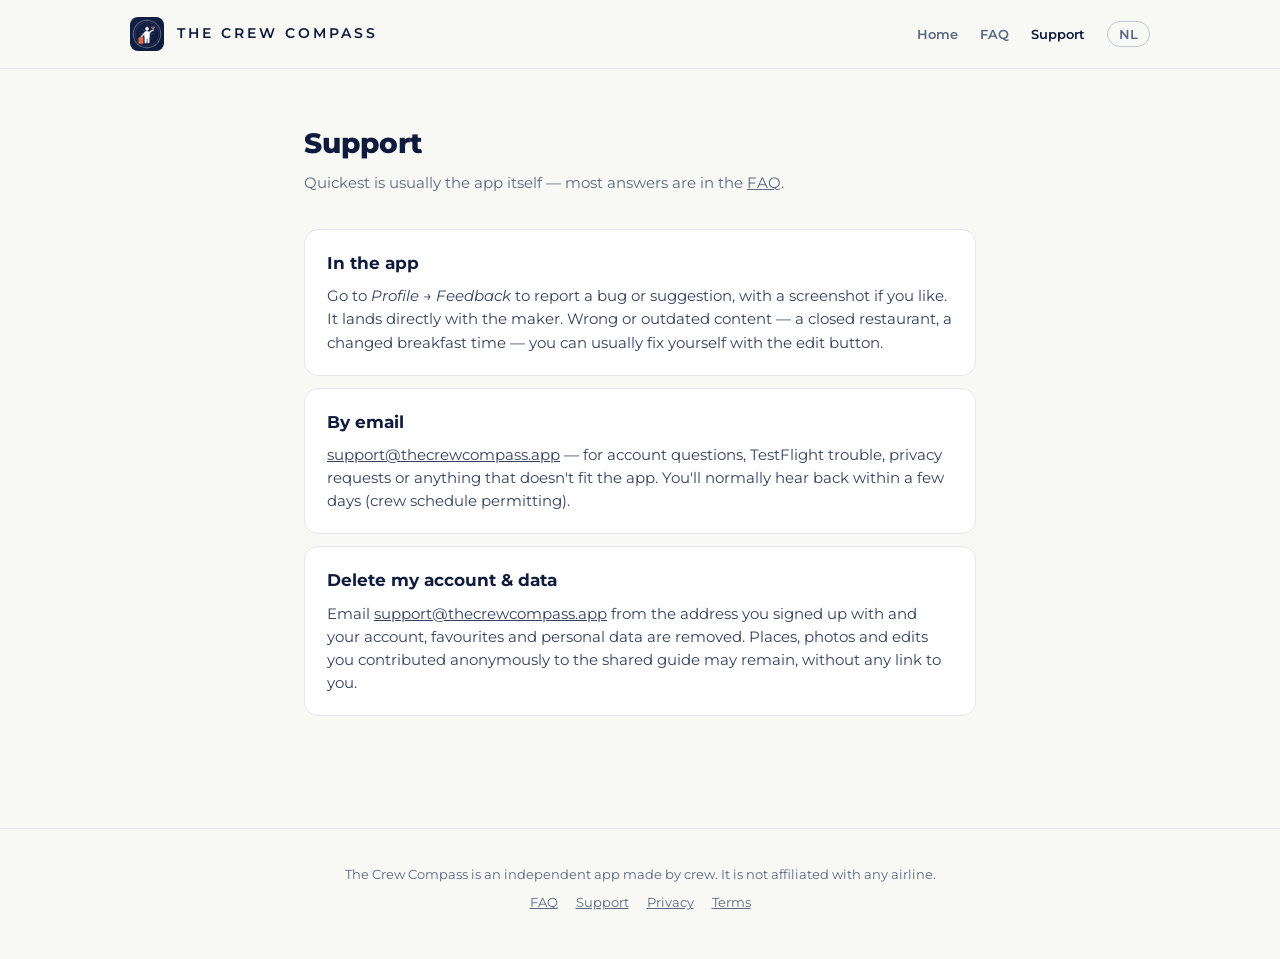
<file: support.html>
<!doctype html><html lang="en"><head>
<meta charset="utf-8"><meta name="viewport" content="width=device-width,initial-scale=1">
<title>Support — The Crew Compass</title>
<link href="https://fonts.googleapis.com/css2?family=Montserrat:wght@400;600;700;800&display=swap" rel="stylesheet">
<link rel="stylesheet" href="style.css"><link rel="icon" href="assets/icon-180.png">
</head><body>
<header><div class="wrap nav">
  <img src="assets/icon-180.png" alt=""><a class="merk" href="./">THE CREW COMPASS</a>
  <nav><a href="./">Home</a><a href="faq.html">FAQ</a><a class="aan" href="support.html">Support</a><a class="taal" href="nl/support.html">NL</a></nav>
</div></header>

<div class="tekst">
  <h1>Support</h1>
  <p class="intro">Quickest is usually the app itself — most answers are in the <a href="faq.html">FAQ</a>.</p>

  <div class="blok"><h2>In the app</h2>
  <p>Go to <em>Profile → Feedback</em> to report a bug or suggestion, with a screenshot if you like. It lands directly with the maker. Wrong or outdated content — a closed restaurant, a changed breakfast time — you can usually fix yourself with the edit button.</p></div>

  <div class="blok"><h2>By email</h2>
  <p><a href="mailto:support@thecrewcompass.app">support@thecrewcompass.app</a> — for account questions, TestFlight trouble, privacy requests or anything that doesn't fit the app. You'll normally hear back within a few days (crew schedule permitting).</p></div>

  <div class="blok"><h2>Delete my account &amp; data</h2>
  <p>Email <a href="mailto:support@thecrewcompass.app">support@thecrewcompass.app</a> from the address you signed up with and your account, favourites and personal data are removed. Places, photos and edits you contributed anonymously to the shared guide may remain, without any link to you.</p></div>
</div>

<footer><div class="wrap">
  The Crew Compass is an independent app made by crew. It is not affiliated with any airline.
  <div class="links"><a href="faq.html">FAQ</a><a href="support.html">Support</a><a href="privacy.html">Privacy</a><a href="terms.html">Terms</a></div>
</div></footer>
</body></html>
</file>
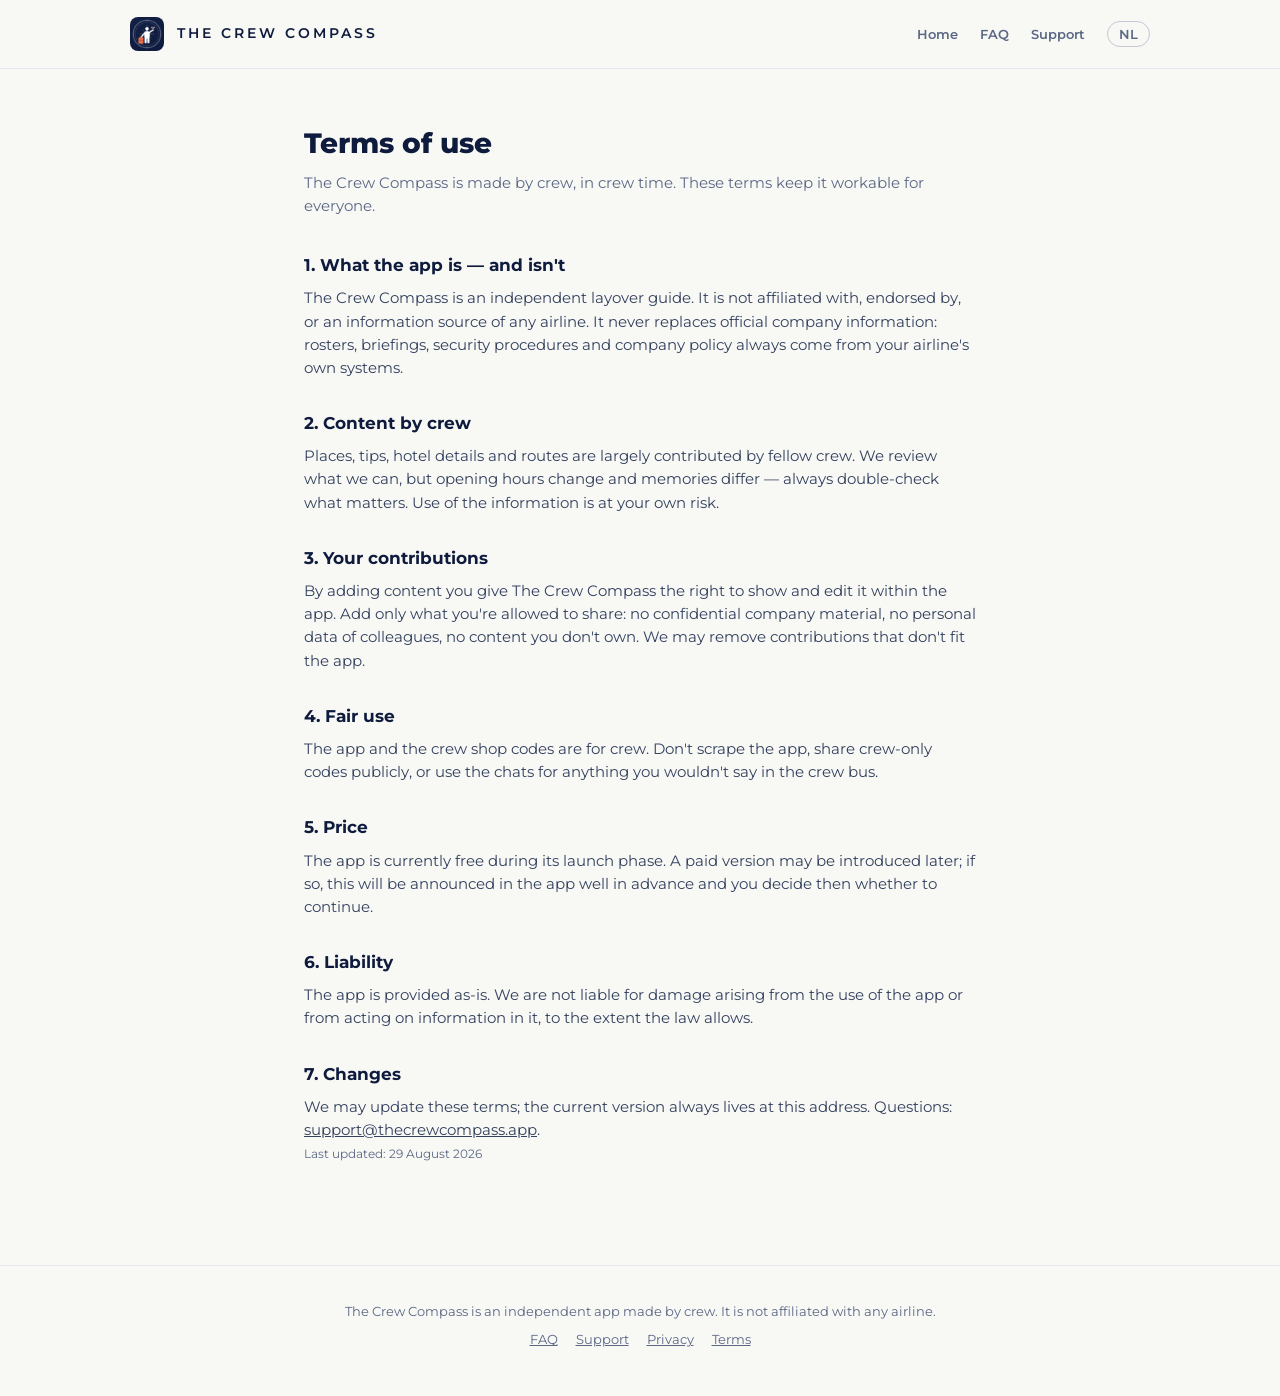
<file: terms.html>
<!doctype html><html lang="en"><head>
<meta charset="utf-8"><meta name="viewport" content="width=device-width,initial-scale=1">
<title>Terms of use — The Crew Compass</title>
<link href="https://fonts.googleapis.com/css2?family=Montserrat:wght@400;600;700;800&display=swap" rel="stylesheet">
<link rel="stylesheet" href="style.css"><link rel="icon" href="assets/icon-180.png">
</head><body>
<header><div class="wrap nav">
  <img src="assets/icon-180.png" alt=""><a class="merk" href="./">THE CREW COMPASS</a>
  <nav><a href="./">Home</a><a href="faq.html">FAQ</a><a href="support.html">Support</a><a class="taal" href="nl/terms.html">NL</a></nav>
</div></header>

<div class="tekst">
  <h1>Terms of use</h1>
  <p class="intro">The Crew Compass is made by crew, in crew time. These terms keep it workable for everyone.</p>

  <h2>1. What the app is — and isn't</h2>
  <p>The Crew Compass is an independent layover guide. It is not affiliated with, endorsed by, or an information source of any airline. It never replaces official company information: rosters, briefings, security procedures and company policy always come from your airline's own systems.</p>

  <h2>2. Content by crew</h2>
  <p>Places, tips, hotel details and routes are largely contributed by fellow crew. We review what we can, but opening hours change and memories differ — always double-check what matters. Use of the information is at your own risk.</p>

  <h2>3. Your contributions</h2>
  <p>By adding content you give The Crew Compass the right to show and edit it within the app. Add only what you're allowed to share: no confidential company material, no personal data of colleagues, no content you don't own. We may remove contributions that don't fit the app.</p>

  <h2>4. Fair use</h2>
  <p>The app and the crew shop codes are for crew. Don't scrape the app, share crew-only codes publicly, or use the chats for anything you wouldn't say in the crew bus.</p>

  <h2>5. Price</h2>
  <p>The app is currently free during its launch phase. A paid version may be introduced later; if so, this will be announced in the app well in advance and you decide then whether to continue.</p>

  <h2>6. Liability</h2>
  <p>The app is provided as-is. We are not liable for damage arising from the use of the app or from acting on information in it, to the extent the law allows.</p>

  <h2>7. Changes</h2>
  <p>We may update these terms; the current version always lives at this address. Questions: <a href="mailto:support@thecrewcompass.app">support@thecrewcompass.app</a>.</p>

  <p><small>Last updated: 29 August 2026</small></p>
</div>

<footer><div class="wrap">
  The Crew Compass is an independent app made by crew. It is not affiliated with any airline.
  <div class="links"><a href="faq.html">FAQ</a><a href="support.html">Support</a><a href="privacy.html">Privacy</a><a href="terms.html">Terms</a></div>
</div></footer>
</body></html>
</file>
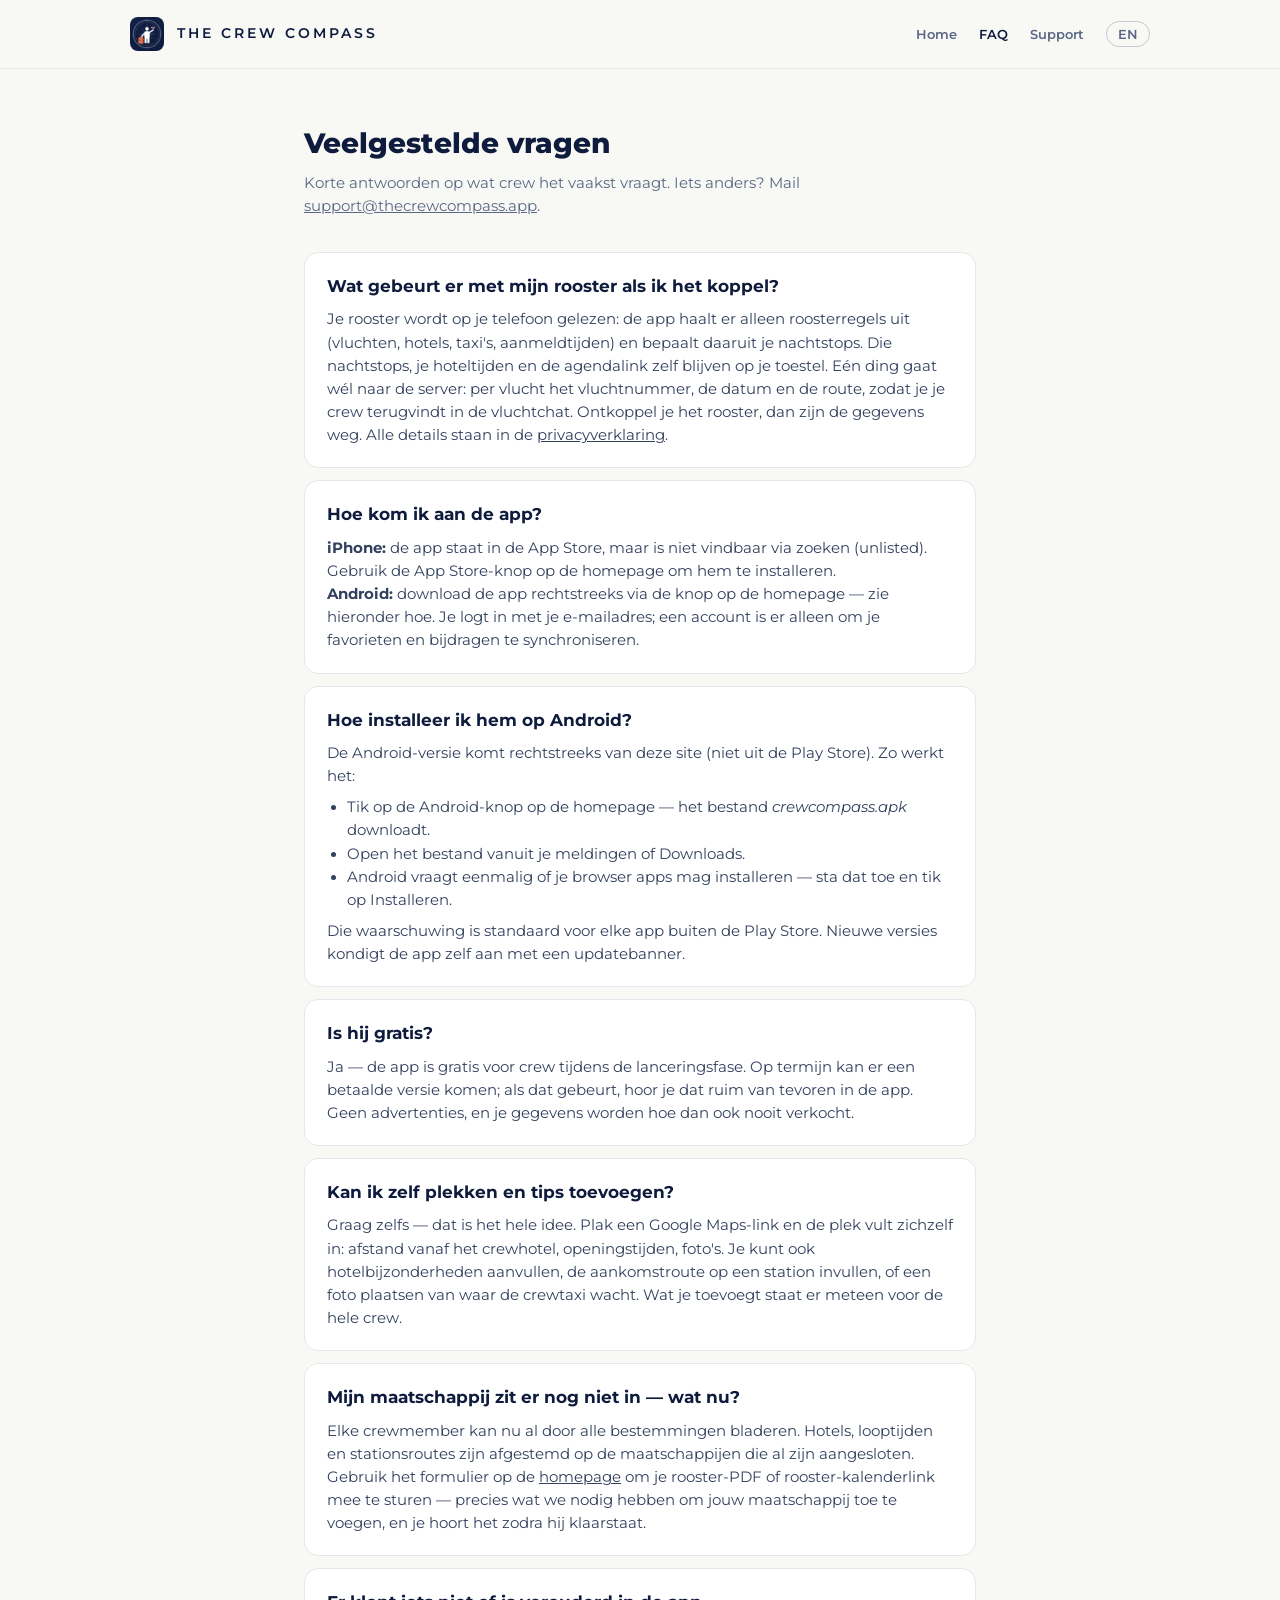
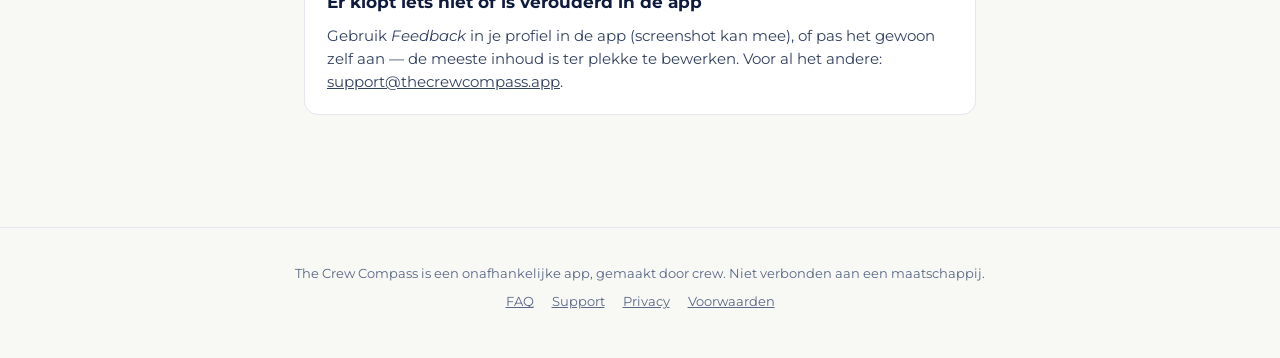
<file: nl/faq.html>
<!doctype html><html lang="nl"><head>
<meta charset="utf-8"><meta name="viewport" content="width=device-width,initial-scale=1">
<title>FAQ — The Crew Compass</title>
<link href="https://fonts.googleapis.com/css2?family=Montserrat:wght@400;600;700;800&display=swap" rel="stylesheet">
<link rel="stylesheet" href="../style.css"><link rel="icon" href="../assets/icon-180.png">
</head><body>
<header><div class="wrap nav">
  <img src="../assets/icon-180.png" alt=""><a class="merk" href="./">THE CREW COMPASS</a>
  <nav><a href="./">Home</a><a class="aan" href="faq.html">FAQ</a><a href="support.html">Support</a><a class="taal" href="../faq.html">EN</a></nav>
</div></header>

<div class="tekst">
  <h1>Veelgestelde vragen</h1>
  <p class="intro">Korte antwoorden op wat crew het vaakst vraagt. Iets anders? Mail <a href="mailto:support@thecrewcompass.app">support@thecrewcompass.app</a>.</p>

  <div class="blok"><h2>Wat gebeurt er met mijn rooster als ik het koppel?</h2>
  <p>Je rooster wordt op je telefoon gelezen: de app haalt er alleen roosterregels uit (vluchten, hotels, taxi's, aanmeldtijden) en bepaalt daaruit je nachtstops. Die nachtstops, je hoteltijden en de agendalink zelf blijven op je toestel. Eén ding gaat wél naar de server: per vlucht het vluchtnummer, de datum en de route, zodat je je crew terugvindt in de vluchtchat. Ontkoppel je het rooster, dan zijn de gegevens weg. Alle details staan in de <a href="privacy.html">privacyverklaring</a>.</p></div>

  <div class="blok"><h2>Hoe kom ik aan de app?</h2>
  <p><b>iPhone:</b> de app staat in de App Store, maar is niet vindbaar via zoeken (unlisted). Gebruik de App Store-knop op de homepage om hem te installeren.<br><b>Android:</b> download de app rechtstreeks via de knop op de homepage — zie hieronder hoe. Je logt in met je e-mailadres; een account is er alleen om je favorieten en bijdragen te synchroniseren.</p></div>

  <div class="blok" id="android"><h2>Hoe installeer ik hem op Android?</h2>
  <p>De Android-versie komt rechtstreeks van deze site (niet uit de Play Store). Zo werkt het:</p>
  <ul>
    <li>Tik op de Android-knop op de homepage — het bestand <em>crewcompass.apk</em> downloadt.</li>
    <li>Open het bestand vanuit je meldingen of Downloads.</li>
    <li>Android vraagt eenmalig of je browser apps mag installeren — sta dat toe en tik op Installeren.</li>
  </ul>
  <p>Die waarschuwing is standaard voor elke app buiten de Play Store. Nieuwe versies kondigt de app zelf aan met een updatebanner.</p></div>

  <div class="blok"><h2>Is hij gratis?</h2>
  <p>Ja — de app is gratis voor crew tijdens de lanceringsfase. Op termijn kan er een betaalde versie komen; als dat gebeurt, hoor je dat ruim van tevoren in de app. Geen advertenties, en je gegevens worden hoe dan ook nooit verkocht.</p></div>

  <div class="blok"><h2>Kan ik zelf plekken en tips toevoegen?</h2>
  <p>Graag zelfs — dat is het hele idee. Plak een Google Maps-link en de plek vult zichzelf in: afstand vanaf het crewhotel, openingstijden, foto's. Je kunt ook hotelbijzonderheden aanvullen, de aankomstroute op een station invullen, of een foto plaatsen van waar de crewtaxi wacht. Wat je toevoegt staat er meteen voor de hele crew.</p></div>

  <div class="blok"><h2>Mijn maatschappij zit er nog niet in — wat nu?</h2>
  <p>Elke crewmember kan nu al door alle bestemmingen bladeren. Hotels, looptijden en stationsroutes zijn afgestemd op de maatschappijen die al zijn aangesloten. Gebruik het formulier op de <a href="./#airlines">homepage</a> om je rooster-PDF of rooster-kalenderlink mee te sturen — precies wat we nodig hebben om jouw maatschappij toe te voegen, en je hoort het zodra hij klaarstaat.</p></div>

  <div class="blok"><h2>Er klopt iets niet of is verouderd in de app</h2>
  <p>Gebruik <em>Feedback</em> in je profiel in de app (screenshot kan mee), of pas het gewoon zelf aan — de meeste inhoud is ter plekke te bewerken. Voor al het andere: <a href="mailto:support@thecrewcompass.app">support@thecrewcompass.app</a>.</p></div>
</div>

<footer><div class="wrap">
  The Crew Compass is een onafhankelijke app, gemaakt door crew. Niet verbonden aan een maatschappij.
  <div class="links"><a href="faq.html">FAQ</a><a href="support.html">Support</a><a href="privacy.html">Privacy</a><a href="terms.html">Voorwaarden</a></div>
</div></footer>
</body></html>
</file>
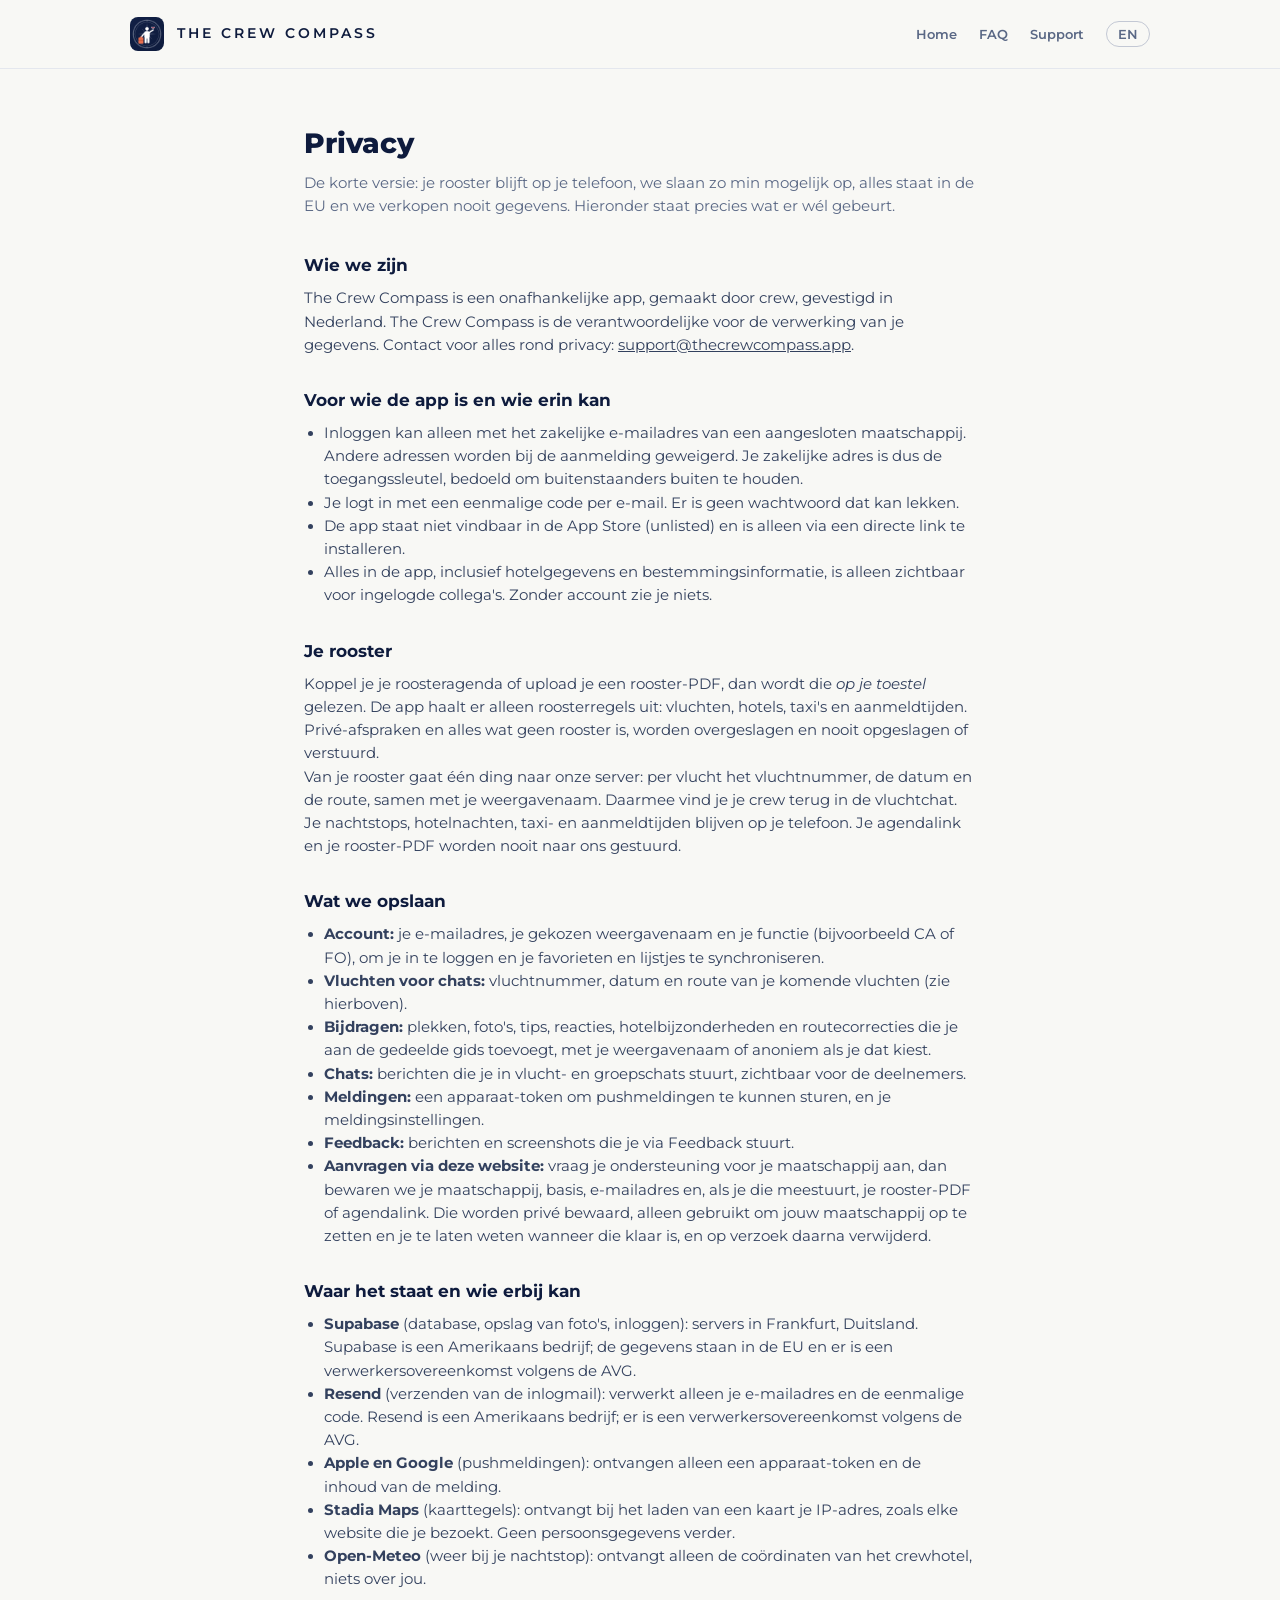
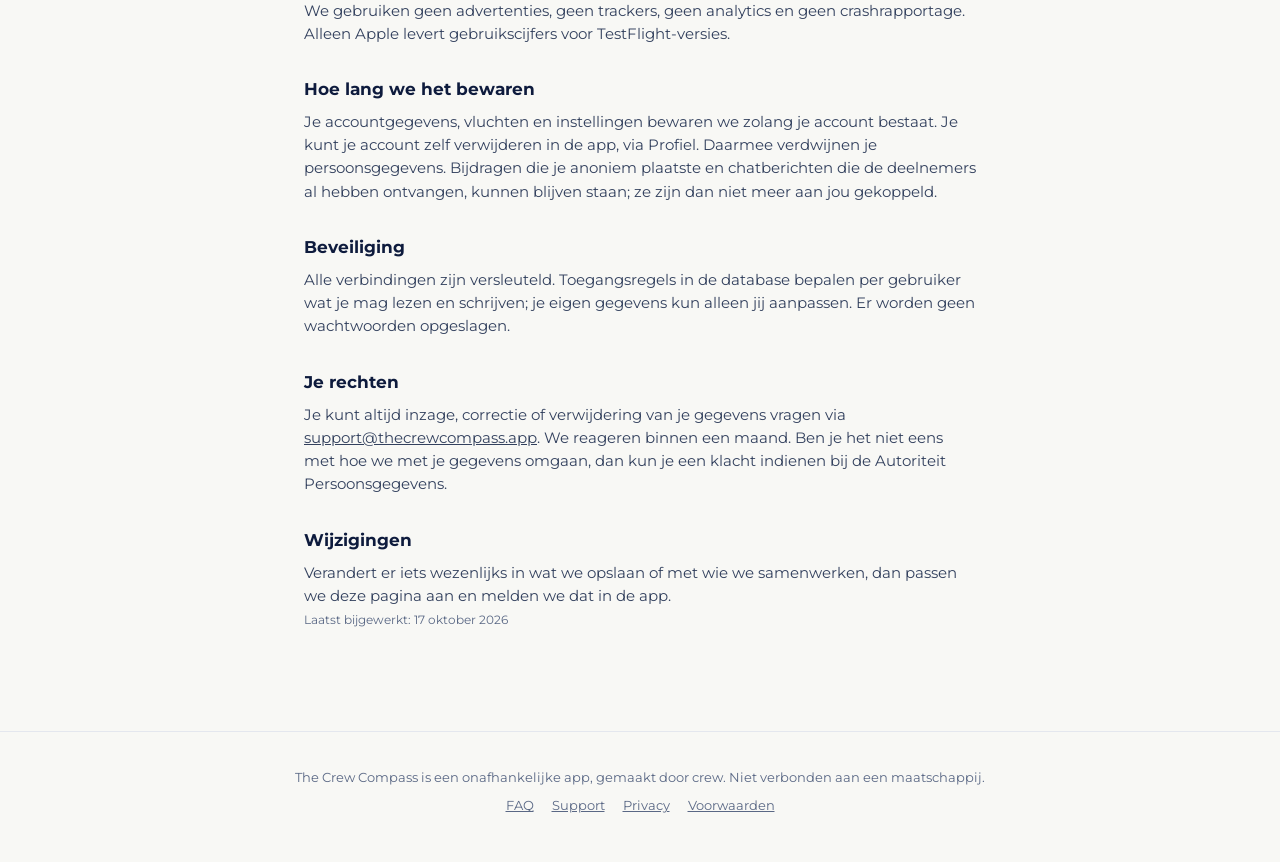
<file: nl/privacy.html>
<!doctype html><html lang="nl"><head>
<meta charset="utf-8"><meta name="viewport" content="width=device-width,initial-scale=1">
<title>Privacy — The Crew Compass</title>
<link href="https://fonts.googleapis.com/css2?family=Montserrat:wght@400;600;700;800&display=swap" rel="stylesheet">
<link rel="stylesheet" href="../style.css"><link rel="icon" href="../assets/icon-180.png">
</head><body>
<header><div class="wrap nav">
  <img src="../assets/icon-180.png" alt=""><a class="merk" href="./">THE CREW COMPASS</a>
  <nav><a href="./">Home</a><a href="faq.html">FAQ</a><a href="support.html">Support</a><a class="taal" href="../privacy.html">EN</a></nav>
</div></header>

<div class="tekst">
  <h1>Privacy</h1>
  <p class="intro">De korte versie: je rooster blijft op je telefoon, we slaan zo min mogelijk op, alles staat in de EU en we verkopen nooit gegevens. Hieronder staat precies wat er wél gebeurt.</p>

  <h2>Wie we zijn</h2>
  <p>The Crew Compass is een onafhankelijke app, gemaakt door crew, gevestigd in Nederland. The Crew Compass is de verantwoordelijke voor de verwerking van je gegevens. Contact voor alles rond privacy: <a href="mailto:support@thecrewcompass.app">support@thecrewcompass.app</a>.</p>

  <h2>Voor wie de app is en wie erin kan</h2>
  <ul>
    <li>Inloggen kan alleen met het zakelijke e-mailadres van een aangesloten maatschappij. Andere adressen worden bij de aanmelding geweigerd. Je zakelijke adres is dus de toegangssleutel, bedoeld om buitenstaanders buiten te houden.</li>
    <li>Je logt in met een eenmalige code per e-mail. Er is geen wachtwoord dat kan lekken.</li>
    <li>De app staat niet vindbaar in de App Store (unlisted) en is alleen via een directe link te installeren.</li>
    <li>Alles in de app, inclusief hotelgegevens en bestemmingsinformatie, is alleen zichtbaar voor ingelogde collega's. Zonder account zie je niets.</li>
  </ul>

  <h2>Je rooster</h2>
  <p>Koppel je je roosteragenda of upload je een rooster-PDF, dan wordt die <em>op je toestel</em> gelezen. De app haalt er alleen roosterregels uit: vluchten, hotels, taxi's en aanmeldtijden. Privé-afspraken en alles wat geen rooster is, worden overgeslagen en nooit opgeslagen of verstuurd.</p>
  <p>Van je rooster gaat één ding naar onze server: per vlucht het vluchtnummer, de datum en de route, samen met je weergavenaam. Daarmee vind je je crew terug in de vluchtchat. Je nachtstops, hotelnachten, taxi- en aanmeldtijden blijven op je telefoon. Je agendalink en je rooster-PDF worden nooit naar ons gestuurd.</p>

  <h2>Wat we opslaan</h2>
  <ul>
    <li><b>Account:</b> je e-mailadres, je gekozen weergavenaam en je functie (bijvoorbeeld CA of FO), om je in te loggen en je favorieten en lijstjes te synchroniseren.</li>
    <li><b>Vluchten voor chats:</b> vluchtnummer, datum en route van je komende vluchten (zie hierboven).</li>
    <li><b>Bijdragen:</b> plekken, foto's, tips, reacties, hotelbijzonderheden en routecorrecties die je aan de gedeelde gids toevoegt, met je weergavenaam of anoniem als je dat kiest.</li>
    <li><b>Chats:</b> berichten die je in vlucht- en groepschats stuurt, zichtbaar voor de deelnemers.</li>
    <li><b>Meldingen:</b> een apparaat-token om pushmeldingen te kunnen sturen, en je meldingsinstellingen.</li>
    <li><b>Feedback:</b> berichten en screenshots die je via Feedback stuurt.</li>
    <li><b>Aanvragen via deze website:</b> vraag je ondersteuning voor je maatschappij aan, dan bewaren we je maatschappij, basis, e-mailadres en, als je die meestuurt, je rooster-PDF of agendalink. Die worden privé bewaard, alleen gebruikt om jouw maatschappij op te zetten en je te laten weten wanneer die klaar is, en op verzoek daarna verwijderd.</li>
  </ul>

  <h2>Waar het staat en wie erbij kan</h2>
  <ul>
    <li><b>Supabase</b> (database, opslag van foto's, inloggen): servers in Frankfurt, Duitsland. Supabase is een Amerikaans bedrijf; de gegevens staan in de EU en er is een verwerkersovereenkomst volgens de AVG.</li>
    <li><b>Resend</b> (verzenden van de inlogmail): verwerkt alleen je e-mailadres en de eenmalige code. Resend is een Amerikaans bedrijf; er is een verwerkersovereenkomst volgens de AVG.</li>
    <li><b>Apple en Google</b> (pushmeldingen): ontvangen alleen een apparaat-token en de inhoud van de melding.</li>
    <li><b>Stadia Maps</b> (kaarttegels): ontvangt bij het laden van een kaart je IP-adres, zoals elke website die je bezoekt. Geen persoonsgegevens verder.</li>
    <li><b>Open-Meteo</b> (weer bij je nachtstop): ontvangt alleen de coördinaten van het crewhotel, niets over jou.</li>
  </ul>
  <p>We gebruiken geen advertenties, geen trackers, geen analytics en geen crashrapportage. Alleen Apple levert gebruikscijfers voor TestFlight-versies.</p>

  <h2>Hoe lang we het bewaren</h2>
  <p>Je accountgegevens, vluchten en instellingen bewaren we zolang je account bestaat. Je kunt je account zelf verwijderen in de app, via Profiel. Daarmee verdwijnen je persoonsgegevens. Bijdragen die je anoniem plaatste en chatberichten die de deelnemers al hebben ontvangen, kunnen blijven staan; ze zijn dan niet meer aan jou gekoppeld.</p>

  <h2>Beveiliging</h2>
  <p>Alle verbindingen zijn versleuteld. Toegangsregels in de database bepalen per gebruiker wat je mag lezen en schrijven; je eigen gegevens kun alleen jij aanpassen. Er worden geen wachtwoorden opgeslagen.</p>

  <h2>Je rechten</h2>
  <p>Je kunt altijd inzage, correctie of verwijdering van je gegevens vragen via <a href="mailto:support@thecrewcompass.app">support@thecrewcompass.app</a>. We reageren binnen een maand. Ben je het niet eens met hoe we met je gegevens omgaan, dan kun je een klacht indienen bij de Autoriteit Persoonsgegevens.</p>

  <h2>Wijzigingen</h2>
  <p>Verandert er iets wezenlijks in wat we opslaan of met wie we samenwerken, dan passen we deze pagina aan en melden we dat in de app.</p>

  <p><small>Laatst bijgewerkt: 17 oktober 2026</small></p>
</div>

<footer><div class="wrap">
  The Crew Compass is een onafhankelijke app, gemaakt door crew. Niet verbonden aan een maatschappij.
  <div class="links"><a href="faq.html">FAQ</a><a href="support.html">Support</a><a href="privacy.html">Privacy</a><a href="terms.html">Voorwaarden</a></div>
</div></footer>
</body></html>
</file>
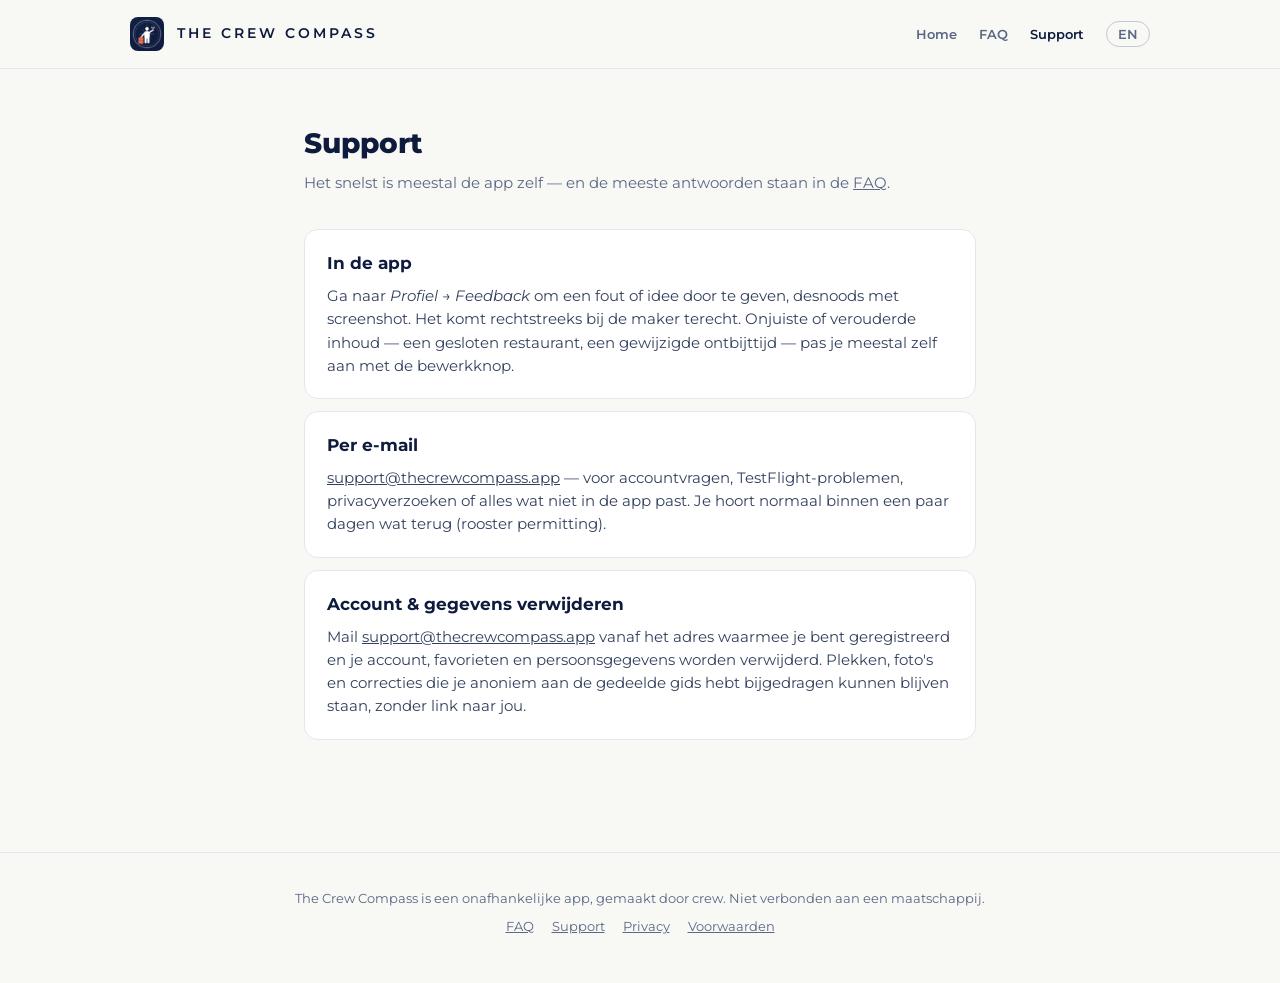
<file: nl/support.html>
<!doctype html><html lang="nl"><head>
<meta charset="utf-8"><meta name="viewport" content="width=device-width,initial-scale=1">
<title>Support — The Crew Compass</title>
<link href="https://fonts.googleapis.com/css2?family=Montserrat:wght@400;600;700;800&display=swap" rel="stylesheet">
<link rel="stylesheet" href="../style.css"><link rel="icon" href="../assets/icon-180.png">
</head><body>
<header><div class="wrap nav">
  <img src="../assets/icon-180.png" alt=""><a class="merk" href="./">THE CREW COMPASS</a>
  <nav><a href="./">Home</a><a href="faq.html">FAQ</a><a class="aan" href="support.html">Support</a><a class="taal" href="../support.html">EN</a></nav>
</div></header>

<div class="tekst">
  <h1>Support</h1>
  <p class="intro">Het snelst is meestal de app zelf — en de meeste antwoorden staan in de <a href="faq.html">FAQ</a>.</p>

  <div class="blok"><h2>In de app</h2>
  <p>Ga naar <em>Profiel → Feedback</em> om een fout of idee door te geven, desnoods met screenshot. Het komt rechtstreeks bij de maker terecht. Onjuiste of verouderde inhoud — een gesloten restaurant, een gewijzigde ontbijttijd — pas je meestal zelf aan met de bewerkknop.</p></div>

  <div class="blok"><h2>Per e-mail</h2>
  <p><a href="mailto:support@thecrewcompass.app">support@thecrewcompass.app</a> — voor accountvragen, TestFlight-problemen, privacyverzoeken of alles wat niet in de app past. Je hoort normaal binnen een paar dagen wat terug (rooster permitting).</p></div>

  <div class="blok"><h2>Account &amp; gegevens verwijderen</h2>
  <p>Mail <a href="mailto:support@thecrewcompass.app">support@thecrewcompass.app</a> vanaf het adres waarmee je bent geregistreerd en je account, favorieten en persoonsgegevens worden verwijderd. Plekken, foto's en correcties die je anoniem aan de gedeelde gids hebt bijgedragen kunnen blijven staan, zonder link naar jou.</p></div>
</div>

<footer><div class="wrap">
  The Crew Compass is een onafhankelijke app, gemaakt door crew. Niet verbonden aan een maatschappij.
  <div class="links"><a href="faq.html">FAQ</a><a href="support.html">Support</a><a href="privacy.html">Privacy</a><a href="terms.html">Voorwaarden</a></div>
</div></footer>
</body></html>
</file>
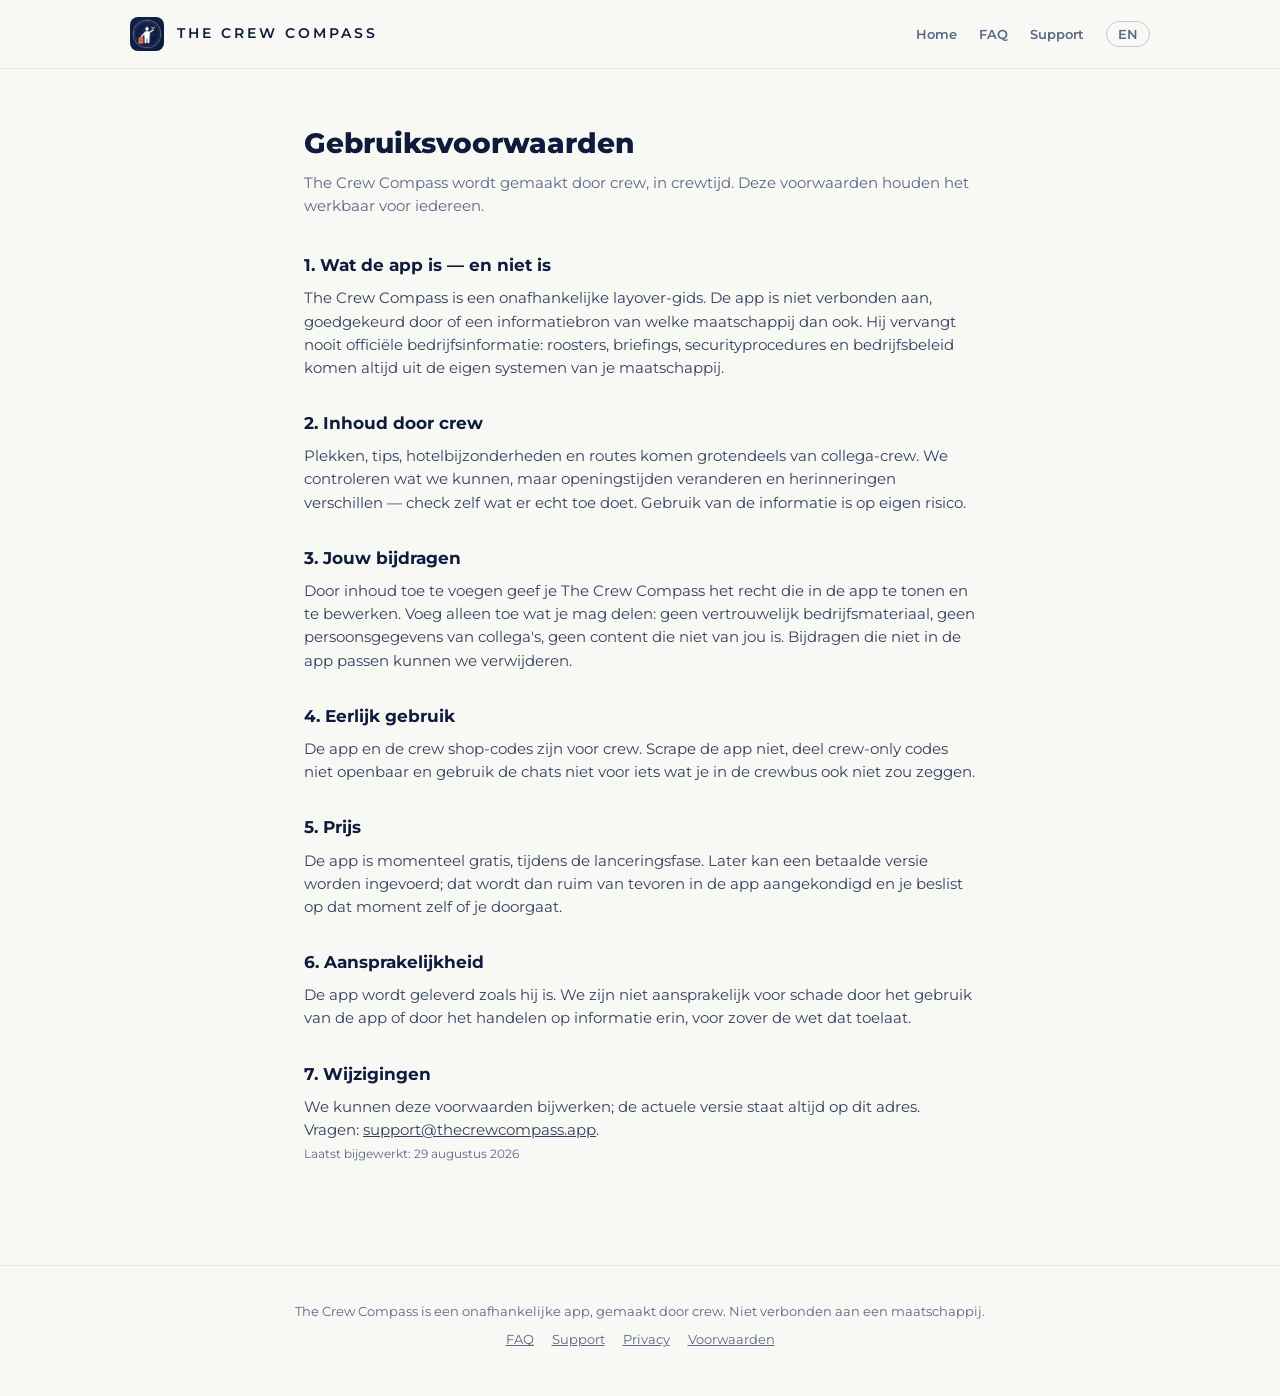
<file: nl/terms.html>
<!doctype html><html lang="nl"><head>
<meta charset="utf-8"><meta name="viewport" content="width=device-width,initial-scale=1">
<title>Gebruiksvoorwaarden — The Crew Compass</title>
<link href="https://fonts.googleapis.com/css2?family=Montserrat:wght@400;600;700;800&display=swap" rel="stylesheet">
<link rel="stylesheet" href="../style.css"><link rel="icon" href="../assets/icon-180.png">
</head><body>
<header><div class="wrap nav">
  <img src="../assets/icon-180.png" alt=""><a class="merk" href="./">THE CREW COMPASS</a>
  <nav><a href="./">Home</a><a href="faq.html">FAQ</a><a href="support.html">Support</a><a class="taal" href="../terms.html">EN</a></nav>
</div></header>

<div class="tekst">
  <h1>Gebruiksvoorwaarden</h1>
  <p class="intro">The Crew Compass wordt gemaakt door crew, in crewtijd. Deze voorwaarden houden het werkbaar voor iedereen.</p>

  <h2>1. Wat de app is — en niet is</h2>
  <p>The Crew Compass is een onafhankelijke layover-gids. De app is niet verbonden aan, goedgekeurd door of een informatiebron van welke maatschappij dan ook. Hij vervangt nooit officiële bedrijfsinformatie: roosters, briefings, securityprocedures en bedrijfsbeleid komen altijd uit de eigen systemen van je maatschappij.</p>

  <h2>2. Inhoud door crew</h2>
  <p>Plekken, tips, hotelbijzonderheden en routes komen grotendeels van collega-crew. We controleren wat we kunnen, maar openingstijden veranderen en herinneringen verschillen — check zelf wat er echt toe doet. Gebruik van de informatie is op eigen risico.</p>

  <h2>3. Jouw bijdragen</h2>
  <p>Door inhoud toe te voegen geef je The Crew Compass het recht die in de app te tonen en te bewerken. Voeg alleen toe wat je mag delen: geen vertrouwelijk bedrijfsmateriaal, geen persoonsgegevens van collega's, geen content die niet van jou is. Bijdragen die niet in de app passen kunnen we verwijderen.</p>

  <h2>4. Eerlijk gebruik</h2>
  <p>De app en de crew shop-codes zijn voor crew. Scrape de app niet, deel crew-only codes niet openbaar en gebruik de chats niet voor iets wat je in de crewbus ook niet zou zeggen.</p>

  <h2>5. Prijs</h2>
  <p>De app is momenteel gratis, tijdens de lanceringsfase. Later kan een betaalde versie worden ingevoerd; dat wordt dan ruim van tevoren in de app aangekondigd en je beslist op dat moment zelf of je doorgaat.</p>

  <h2>6. Aansprakelijkheid</h2>
  <p>De app wordt geleverd zoals hij is. We zijn niet aansprakelijk voor schade door het gebruik van de app of door het handelen op informatie erin, voor zover de wet dat toelaat.</p>

  <h2>7. Wijzigingen</h2>
  <p>We kunnen deze voorwaarden bijwerken; de actuele versie staat altijd op dit adres. Vragen: <a href="mailto:support@thecrewcompass.app">support@thecrewcompass.app</a>.</p>

  <p><small>Laatst bijgewerkt: 29 augustus 2026</small></p>
</div>

<footer><div class="wrap">
  The Crew Compass is een onafhankelijke app, gemaakt door crew. Niet verbonden aan een maatschappij.
  <div class="links"><a href="faq.html">FAQ</a><a href="support.html">Support</a><a href="privacy.html">Privacy</a><a href="terms.html">Voorwaarden</a></div>
</div></footer>
</body></html>
</file>
<file: style.css>
/* The Crew Compass — design A (goedgekeurd 29 aug 2026) */
:root{--navy:#0E1B3D;--navy2:#16264F;--off:#F8F8F5;--grey:#5A6885;--grey2:#C3C8D4;
  --mint:#7FD1B4;--mintd:#3D7A68;--rand:#E4E7EE}
*{margin:0;padding:0;box-sizing:border-box}
body{font-family:'Montserrat',-apple-system,'Helvetica Neue',Arial,sans-serif;
  color:var(--navy);background:var(--off);font-size:16px;line-height:1.6}
a{color:inherit}
.wrap{max-width:1020px;margin:0 auto;padding:0 24px}

/* navigatie */
header{background:var(--off);border-bottom:1px solid var(--rand)}
.nav{display:flex;align-items:center;gap:13px;padding:17px 0}
.nav img{width:34px;height:34px;border-radius:8px}
.nav .merk{font-weight:600;letter-spacing:3px;font-size:13.5px;text-decoration:none}
.nav nav{margin-left:auto;display:flex;gap:22px;font-size:13px;align-items:center;flex-wrap:wrap}
.nav nav a{text-decoration:none;color:var(--grey);font-weight:600}
.nav nav a:hover,.nav nav a.aan{color:var(--navy)}
.nav nav a.taal{border:1px solid var(--grey2);border-radius:999px;padding:2px 11px}

/* hero */
.hero{background:linear-gradient(155deg,var(--navy2),var(--navy) 70%);color:#fff;
  overflow:hidden;position:relative}
.hero .kompas{position:absolute;right:-120px;top:-120px;width:520px;height:520px;opacity:.06}
.hgrid{display:grid;grid-template-columns:1.15fr .85fr;gap:40px;align-items:center;
  padding:66px 24px 80px;position:relative}
.hgrid h1{font-size:clamp(30px,4.4vw,46px);font-weight:800;letter-spacing:2.5px;line-height:1.15}
.hgrid .tag{color:var(--mint);letter-spacing:5px;font-size:12px;margin:14px 0 20px;
  text-transform:uppercase;font-weight:700}
.hgrid p.uitleg{color:#D6DBE6;max-width:460px;margin-bottom:30px}
.phone{width:262px;border-radius:40px;border:9px solid #0A1329;overflow:hidden;background:#000;
  box-shadow:0 30px 70px rgba(10,19,41,.45)}
.phone img{width:100%;display:block}
.hgrid .phone{justify-self:center;transform:rotate(3deg)}
.stats{display:flex;gap:34px;margin-top:34px;color:#fff}
.stats b{display:block;font-size:24px;color:var(--mint)}
.stats span{font-size:12px;letter-spacing:1px;text-transform:uppercase;color:var(--grey2)}

/* knoppen */
.knop{display:inline-block;background:var(--navy);color:#fff;font-weight:700;text-decoration:none;
  padding:15px 30px;border-radius:14px;font-size:15px;border:none;cursor:pointer;font-family:inherit}
.knop.wit{background:#fff;color:var(--navy)}
.knop.mint{background:var(--mint);color:var(--navy)}
.knop.omlijnd{background:transparent;color:#fff;border:1.5px solid rgba(255,255,255,.55)}

/* secties */
.sectie{padding:64px 0}
.sectie h2{font-size:23px;font-weight:700;margin-bottom:8px}
.sectie p.sub{color:var(--grey);font-size:14.5px;margin-bottom:28px;max-width:640px}
.kaarten{display:grid;grid-template-columns:repeat(3,1fr);gap:18px}
.kaart{background:#fff;border:1px solid var(--rand);border-radius:16px;padding:24px}
.kaart .ico{width:40px;height:40px;border-radius:11px;background:#E9F3EE;display:flex;
  align-items:center;justify-content:center;font-size:19px;margin-bottom:13px}
.kaart h3{font-size:15.5px;margin-bottom:7px;font-weight:700}
.kaart p{font-size:13.5px;color:var(--grey)}

/* app + screenshot naast elkaar */
.duo{display:grid;grid-template-columns:1fr auto;gap:44px;align-items:center}
.duo .phone{transform:rotate(-3deg)}
.punten{list-style:none}
.punten li{padding:9px 0 9px 34px;position:relative;font-size:14.5px}
.punten li::before{content:"✓";position:absolute;left:0;top:9px;width:22px;height:22px;
  background:#E9F3EE;color:var(--mintd);border-radius:7px;display:flex;align-items:center;
  justify-content:center;font-size:12px;font-weight:800}

/* aanvraag andere maatschappij */
.aanvraag{background:var(--navy);color:#fff;border-radius:20px;padding:36px}
.aanvraag h2{color:#fff}
.aanvraag p.sub{color:#D6DBE6}
.aanvraag form{display:grid;grid-template-columns:1fr 1fr;gap:14px;margin-top:22px}
.aanvraag label{font-size:12.5px;font-weight:700;letter-spacing:.5px;display:block;margin-bottom:6px;color:var(--grey2)}
.aanvraag input[type=text],.aanvraag input[type=email],.aanvraag input[type=url]{
  width:100%;padding:13px 15px;border-radius:11px;border:none;font-family:inherit;font-size:14px}
.aanvraag .vol{grid-column:1/-1}
.upload{border:1.5px dashed rgba(255,255,255,.4);border-radius:11px;padding:15px;
  font-size:13.5px;color:#D6DBE6;background:rgba(255,255,255,.05);cursor:pointer;display:block}
.upload input{display:none}
.upload b{color:#fff}
.ok{color:var(--mint);font-weight:700;margin-top:12px}

/* tekstpagina's (faq, support, juridisch) */
.tekst{max-width:720px;margin:0 auto;padding:52px 24px 80px}
.tekst h1{font-size:28px;font-weight:800;margin-bottom:6px}
.tekst p.intro{color:var(--grey);margin-bottom:34px}
.tekst h2{font-size:17px;font-weight:700;margin:30px 0 8px}
.tekst p,.tekst li{font-size:14.5px;color:#33415E}
.tekst ul{padding-left:20px;margin:8px 0}
.tekst .blok{background:#fff;border:1px solid var(--rand);border-radius:14px;padding:20px 22px;margin-bottom:12px}
.tekst .blok h2{margin-top:0}
.tekst small{color:var(--grey)}

footer{padding:36px 0 46px;color:var(--grey);font-size:12.5px;text-align:center;
  border-top:1px solid var(--rand);margin-top:20px}
footer .links{margin-top:8px;display:flex;gap:18px;justify-content:center;flex-wrap:wrap}
footer a{color:var(--grey)}

@media(max-width:820px){
  /* telefoon: vaste zijmarge en nooit horizontaal scrollen (feedback 10 sep) */
  body{overflow-x:hidden}
  .wrap{padding:0 20px}
  .hgrid{grid-template-columns:1fr;padding:44px 20px 56px}
  .hgrid .knop{display:block;width:100%;margin:0 0 10px !important;text-align:center}
  .hgrid h1{letter-spacing:1.5px}
  .hgrid .tag{letter-spacing:3px}
  .knoppen{flex-wrap:wrap}
  .knoppen .knop{flex:1 1 100%;text-align:center}
  .cijfers,.stats{gap:18px}
  .hgrid .phone{display:none}
  .kaarten{grid-template-columns:1fr}
  .duo{grid-template-columns:1fr}
  .duo .phone{display:none}
  .aanvraag form{grid-template-columns:1fr}
}

/* rondje door de app — drie extra schermen met bijschrift */
.tour{display:grid;grid-template-columns:repeat(3,1fr);gap:30px;justify-items:center}
.tour .phone{width:208px;border-width:7px;border-radius:32px;transform:none;
  box-shadow:0 18px 44px rgba(10,19,41,.25)}
.tour h3{font-size:14.5px;font-weight:700;margin:16px 0 4px;text-align:center}
.tour p{font-size:13px;color:var(--grey);text-align:center;max-width:250px}
@media(max-width:820px){.tour{grid-template-columns:1fr}}
</file>
